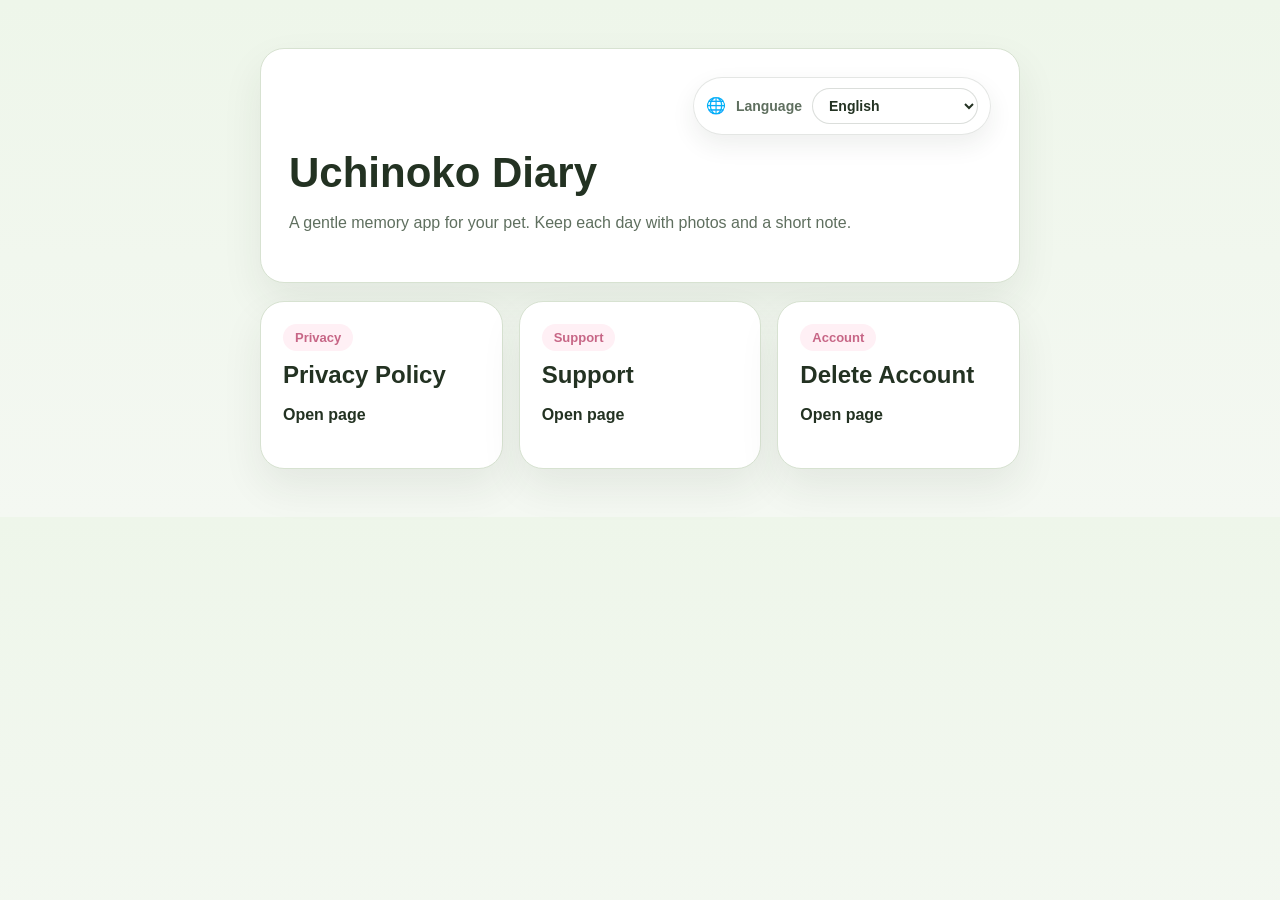
<file: index.html>
<!DOCTYPE html>
<html lang="ja">
  <head>
    <meta charset="UTF-8" />
    <meta name="viewport" content="width=device-width, initial-scale=1.0" />
    <title>うちの子日記</title>
    <link rel="stylesheet" href="./site-language.css" />
    <style>
      :root {
        --bg: #f4f8f2;
        --card: #ffffff;
        --line: #d7e2d1;
        --ink: #233222;
        --sub: #5f6f5f;
        --accent: #c76686;
        --accent-soft: #fff0f5;
      }

      * {
        box-sizing: border-box;
      }

      body {
        margin: 0;
        font-family:
          "Hiragino Sans",
          "Yu Gothic",
          "Noto Sans JP",
          sans-serif;
        background: linear-gradient(180deg, #eef6ea 0%, var(--bg) 100%);
        color: var(--ink);
      }

      .wrap {
        width: min(760px, calc(100% - 32px));
        margin: 48px auto;
      }

      .hero,
      .card {
        background: var(--card);
        border: 1px solid var(--line);
        border-radius: 24px;
        box-shadow: 0 18px 40px rgba(35, 50, 34, 0.08);
      }

      .hero {
        padding: 28px;
        margin-bottom: 18px;
      }

      .hero-tools {
        display: flex;
        justify-content: flex-end;
        margin-bottom: 14px;
      }

      h1,
      h2 {
        margin: 0;
      }

      h1 {
        font-size: clamp(30px, 6vw, 42px);
      }

      p {
        line-height: 1.8;
      }

      .sub {
        color: var(--sub);
        margin-top: 12px;
      }

      .grid {
        display: grid;
        grid-template-columns: repeat(auto-fit, minmax(220px, 1fr));
        gap: 16px;
      }

      .card {
        padding: 22px;
      }

      .tag {
        display: inline-block;
        margin-bottom: 10px;
        padding: 6px 12px;
        border-radius: 999px;
        background: var(--accent-soft);
        color: var(--accent);
        font-weight: 700;
        font-size: 13px;
      }

      a {
        color: inherit;
        text-decoration: none;
      }

      .link {
        margin-top: 12px;
        font-weight: 700;
      }
    </style>
  </head>
  <body>
    <main class="wrap">
      <section class="hero">
        <div class="hero-tools site-tools" data-site-controls></div>
        <h1 data-i18n="heroTitle">うちの子日記</h1>
        <p class="sub" data-i18n="heroSubtitle">
          うちの子との毎日を、写真や短い言葉でやさしく残す思い出アプリです。
        </p>
      </section>

      <section class="grid">
        <a class="card" href="./privacy.html">
          <div class="tag" data-i18n="privacyTag">Privacy</div>
          <h2 data-i18n="privacyTitle">プライバシーポリシー</h2>
          <p class="link" data-i18n="openPage">ページを見る</p>
        </a>

        <a class="card" href="./support.html">
          <div class="tag" data-i18n="supportTag">Support</div>
          <h2 data-i18n="supportTitle">サポート</h2>
          <p class="link" data-i18n="openPage">ページを見る</p>
        </a>

        <a class="card" href="./delete-account.html">
          <div class="tag" data-i18n="accountTag">Account</div>
          <h2 data-i18n="deleteTitle">アカウント削除</h2>
          <p class="link" data-i18n="openPage">ページを見る</p>
        </a>
      </section>
    </main>
    <script src="./site-language.js"></script>
    <script>
      window.UchinokoSiteLanguage.applyPage({
        translations: {
          ja: {
            metaTitle: "うちの子日記",
            heroTitle: "うちの子日記",
            heroSubtitle:
              "うちの子との毎日を、写真や短い言葉でやさしく残す思い出アプリです。",
            privacyTag: "Privacy",
            privacyTitle: "プライバシーポリシー",
            supportTag: "Support",
            supportTitle: "サポート",
            accountTag: "Account",
            deleteTitle: "アカウント削除",
            openPage: "ページを見る",
          },
          en: {
            metaTitle: "Uchinoko Diary",
            heroTitle: "Uchinoko Diary",
            heroSubtitle:
              "A gentle memory app for your pet. Keep each day with photos and a short note.",
            privacyTag: "Privacy",
            privacyTitle: "Privacy Policy",
            supportTag: "Support",
            supportTitle: "Support",
            accountTag: "Account",
            deleteTitle: "Delete Account",
            openPage: "Open page",
          },
          es: {
            metaTitle: "Uchinoko Diary",
            heroTitle: "Uchinoko Diary",
            heroSubtitle:
              "Una app suave para guardar recuerdos de tu compañero con fotos y una nota breve cada día.",
            privacyTag: "Privacidad",
            privacyTitle: "Política de privacidad",
            supportTag: "Soporte",
            supportTitle: "Soporte",
            accountTag: "Cuenta",
            deleteTitle: "Eliminar cuenta",
            openPage: "Abrir página",
          },
          pt: {
            metaTitle: "Uchinoko Diary",
            heroTitle: "Uchinoko Diary",
            heroSubtitle:
              "Um app delicado para guardar memórias do seu companheiro com fotos e uma mensagem curta por dia.",
            privacyTag: "Privacidade",
            privacyTitle: "Política de privacidade",
            supportTag: "Suporte",
            supportTitle: "Suporte",
            accountTag: "Conta",
            deleteTitle: "Excluir conta",
            openPage: "Abrir página",
          },
          zh: {
            metaTitle: "Uchinoko Diary",
            heroTitle: "Uchinoko Diary",
            heroSubtitle:
              "用照片和一句短短的话，温柔记录与你家毛孩子的每一天。",
            privacyTag: "隐私",
            privacyTitle: "隐私政策",
            supportTag: "支持",
            supportTitle: "支持",
            accountTag: "账户",
            deleteTitle: "删除账户",
            openPage: "查看页面",
          },
          ko: {
            metaTitle: "Uchinoko Diary",
            heroTitle: "Uchinoko Diary",
            heroSubtitle:
              "사진과 짧은 한마디로 반려동물과의 매일을 다정하게 남기는 추억 앱입니다.",
            privacyTag: "개인정보",
            privacyTitle: "개인정보 처리방침",
            supportTag: "지원",
            supportTitle: "지원",
            accountTag: "계정",
            deleteTitle: "계정 삭제",
            openPage: "페이지 열기",
          },
          th: {
            metaTitle: "Uchinoko Diary",
            heroTitle: "Uchinoko Diary",
            heroSubtitle:
              "แอปบันทึกความทรงจำแสนละมุน เก็บทุกวันกับน้องด้วยรูปภาพและข้อความสั้น ๆ",
            privacyTag: "ความเป็นส่วนตัว",
            privacyTitle: "นโยบายความเป็นส่วนตัว",
            supportTag: "ช่วยเหลือ",
            supportTitle: "ช่วยเหลือ",
            accountTag: "บัญชี",
            deleteTitle: "ลบบัญชี",
            openPage: "เปิดหน้า",
          },
          id: {
            metaTitle: "Uchinoko Diary",
            heroTitle: "Uchinoko Diary",
            heroSubtitle:
              "Aplikasi kenangan yang lembut untuk hewan kesayanganmu. Simpan setiap hari dengan foto dan catatan singkat.",
            privacyTag: "Privasi",
            privacyTitle: "Kebijakan privasi",
            supportTag: "Bantuan",
            supportTitle: "Bantuan",
            accountTag: "Akun",
            deleteTitle: "Hapus akun",
            openPage: "Buka halaman",
          },
        },
      });
    </script>
  </body>
</html>
</file>
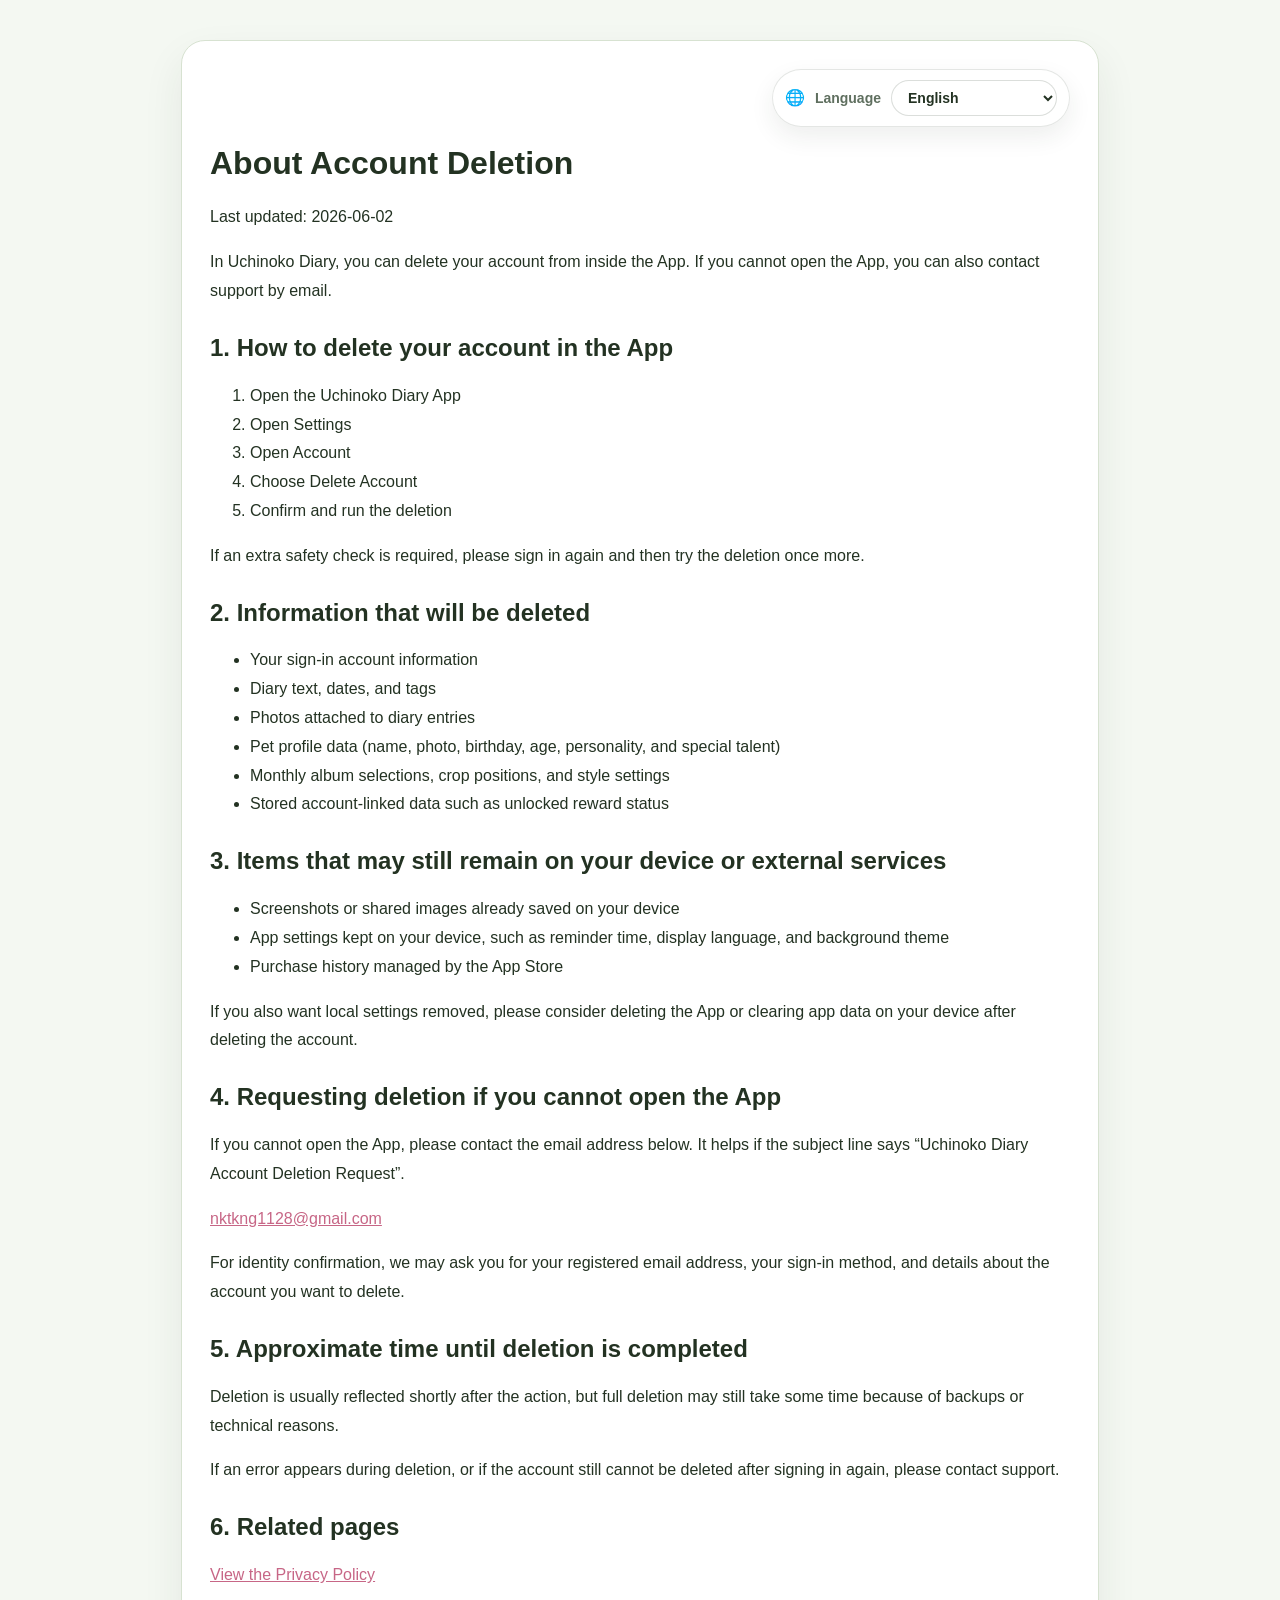
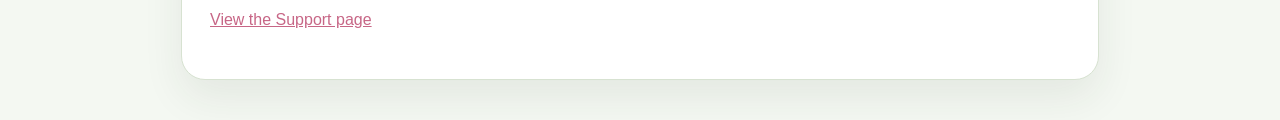
<file: delete-account.html>
<!DOCTYPE html>
<html lang="ja">
  <head>
    <meta charset="UTF-8" />
    <meta name="viewport" content="width=device-width, initial-scale=1.0" />
    <title>アカウント削除 | うちの子日記</title>
    <link rel="stylesheet" href="./site-language.css" />
    <style>
      body {
        margin: 0;
        font-family:
          "Hiragino Sans",
          "Yu Gothic",
          "Noto Sans JP",
          sans-serif;
        background: #f4f8f2;
        color: #233222;
      }

      main {
        width: min(860px, calc(100% - 32px));
        margin: 40px auto;
        background: #fff;
        border: 1px solid #d7e2d1;
        border-radius: 24px;
        padding: 28px;
        box-shadow: 0 18px 40px rgba(35, 50, 34, 0.08);
      }

      h1 {
        margin-top: 0;
      }

      h2 {
        margin-top: 28px;
      }

      p,
      li {
        line-height: 1.8;
      }

      a {
        color: #c76686;
      }
    </style>
  </head>
  <body>
    <main>
      <div class="site-tools" data-site-controls></div>
      <h1 data-i18n="title">アカウント削除について</h1>
      <p data-i18n="updated">最終更新: 2026-06-02</p>
      <p data-i18n="intro">
        うちの子日記では、アプリ内からアカウント削除を行えます。アプリを開けない場合は、サポートメールでもご相談いただけます。
      </p>

      <h2 data-i18n="section1Title">1. アプリ内で削除する方法</h2>
      <ol>
        <li data-i18n="step1">うちの子日記アプリを開く</li>
        <li data-i18n="step2">「設定」を開く</li>
        <li data-i18n="step3">「アカウント」を開く</li>
        <li data-i18n="step4">「アカウントを削除」を選ぶ</li>
        <li data-i18n="step5">確認画面で削除を実行する</li>
      </ol>
      <p data-i18n="stepNote">
        削除時に安全確認が必要な場合は、いったん再ログインしてからもう一度お試しください。
      </p>

      <h2 data-i18n="section2Title">2. 削除される情報</h2>
      <ul>
        <li data-i18n="deleteItem1">ログイン用アカウント情報</li>
        <li data-i18n="deleteItem2">日記本文、日付、タグ</li>
        <li data-i18n="deleteItem3">日記に添付した写真</li>
        <li data-i18n="deleteItem4">
          ペットプロフィール（名前、写真、誕生日、年齢、性格、特技）
        </li>
        <li data-i18n="deleteItem5">
          月ごとのアルバム選択情報、切り取り位置、スタイル設定
        </li>
        <li data-i18n="deleteItem6">
          ごほうびの解放状況など、アカウントに紐づく保存データ
        </li>
      </ul>

      <h2 data-i18n="section3Title">3. 削除後も手元や外部に残る可能性があるもの</h2>
      <ul>
        <li data-i18n="remainItem1">端末に保存済みのスクリーンショットや共有済み画像</li>
        <li data-i18n="remainItem2">
          端末内に保持されるアプリ設定（通知時刻、表示言語、背景テーマなど）
        </li>
        <li data-i18n="remainItem3">App Store 側で管理される購入履歴</li>
      </ul>
      <p data-i18n="remainNote">
        端末内の設定も消したい場合は、アカウント削除後にアプリの削除や端末側のアプリデータ消去をご検討ください。
      </p>

      <h2 data-i18n="section4Title">4. アプリを開けない場合の削除依頼</h2>
      <p data-i18n="mailIntro">
        アプリを開けない場合は、下記メールアドレスまでご連絡ください。件名に「うちの子日記 アカウント削除依頼」とご記載いただくとスムーズです。
      </p>
      <p>
        <a href="mailto:nktkng1128@gmail.com">nktkng1128@gmail.com</a>
      </p>
      <p data-i18n="mailDetails">
        本人確認のため、登録メールアドレス、利用していたログイン方法、削除したいアカウントの情報をお知らせいただく場合があります。
      </p>

      <h2 data-i18n="section5Title">5. 削除完了までの目安</h2>
      <p data-i18n="completionNote">
        通常は削除操作後すみやかに反映されますが、バックアップや技術的事情により完全な削除まで一定期間かかる場合があります。
      </p>
      <p data-i18n="errorNote">
        削除処理中にエラーが表示された場合や、再ログイン後も削除できない場合は、サポートまでご連絡ください。
      </p>

      <h2 data-i18n="section6Title">6. 関連ページ</h2>
      <p><a href="./privacy.html" data-i18n="privacyLink">プライバシーポリシーを見る</a></p>
      <p><a href="./support.html" data-i18n="supportLink">サポートページを見る</a></p>
    </main>
    <script src="./site-language.js"></script>
    <script>
      window.UchinokoSiteLanguage.applyPage({
        translations: {
          ja: {
            metaTitle: "アカウント削除 | うちの子日記",
            title: "アカウント削除について",
            updated: "最終更新: 2026-06-02",
            intro:
              "うちの子日記では、アプリ内からアカウント削除を行えます。アプリを開けない場合は、サポートメールでもご相談いただけます。",
            section1Title: "1. アプリ内で削除する方法",
            step1: "うちの子日記アプリを開く",
            step2: "「設定」を開く",
            step3: "「アカウント」を開く",
            step4: "「アカウントを削除」を選ぶ",
            step5: "確認画面で削除を実行する",
            stepNote:
              "削除時に安全確認が必要な場合は、いったん再ログインしてからもう一度お試しください。",
            section2Title: "2. 削除される情報",
            deleteItem1: "ログイン用アカウント情報",
            deleteItem2: "日記本文、日付、タグ",
            deleteItem3: "日記に添付した写真",
            deleteItem4: "ペットプロフィール（名前、写真、誕生日、年齢、性格、特技）",
            deleteItem5: "月ごとのアルバム選択情報、切り取り位置、スタイル設定",
            deleteItem6: "ごほうびの解放状況など、アカウントに紐づく保存データ",
            section3Title: "3. 削除後も手元や外部に残る可能性があるもの",
            remainItem1: "端末に保存済みのスクリーンショットや共有済み画像",
            remainItem2:
              "端末内に保持されるアプリ設定（通知時刻、表示言語、背景テーマなど）",
            remainItem3: "App Store 側で管理される購入履歴",
            remainNote:
              "端末内の設定も消したい場合は、アカウント削除後にアプリの削除や端末側のアプリデータ消去をご検討ください。",
            section4Title: "4. アプリを開けない場合の削除依頼",
            mailIntro:
              "アプリを開けない場合は、下記メールアドレスまでご連絡ください。件名に「うちの子日記 アカウント削除依頼」とご記載いただくとスムーズです。",
            mailDetails:
              "本人確認のため、登録メールアドレス、利用していたログイン方法、削除したいアカウントの情報をお知らせいただく場合があります。",
            section5Title: "5. 削除完了までの目安",
            completionNote:
              "通常は削除操作後すみやかに反映されますが、バックアップや技術的事情により完全な削除まで一定期間かかる場合があります。",
            errorNote:
              "削除処理中にエラーが表示された場合や、再ログイン後も削除できない場合は、サポートまでご連絡ください。",
            section6Title: "6. 関連ページ",
            privacyLink: "プライバシーポリシーを見る",
            supportLink: "サポートページを見る",
          },
          en: {
            metaTitle: "Delete Account | Uchinoko Diary",
            title: "About Account Deletion",
            updated: "Last updated: 2026-06-02",
            intro:
              "In Uchinoko Diary, you can delete your account from inside the App. If you cannot open the App, you can also contact support by email.",
            section1Title: "1. How to delete your account in the App",
            step1: "Open the Uchinoko Diary App",
            step2: "Open Settings",
            step3: "Open Account",
            step4: "Choose Delete Account",
            step5: "Confirm and run the deletion",
            stepNote:
              "If an extra safety check is required, please sign in again and then try the deletion once more.",
            section2Title: "2. Information that will be deleted",
            deleteItem1: "Your sign-in account information",
            deleteItem2: "Diary text, dates, and tags",
            deleteItem3: "Photos attached to diary entries",
            deleteItem4:
              "Pet profile data (name, photo, birthday, age, personality, and special talent)",
            deleteItem5:
              "Monthly album selections, crop positions, and style settings",
            deleteItem6:
              "Stored account-linked data such as unlocked reward status",
            section3Title:
              "3. Items that may still remain on your device or external services",
            remainItem1: "Screenshots or shared images already saved on your device",
            remainItem2:
              "App settings kept on your device, such as reminder time, display language, and background theme",
            remainItem3: "Purchase history managed by the App Store",
            remainNote:
              "If you also want local settings removed, please consider deleting the App or clearing app data on your device after deleting the account.",
            section4Title:
              "4. Requesting deletion if you cannot open the App",
            mailIntro:
              "If you cannot open the App, please contact the email address below. It helps if the subject line says “Uchinoko Diary Account Deletion Request”.",
            mailDetails:
              "For identity confirmation, we may ask you for your registered email address, your sign-in method, and details about the account you want to delete.",
            section5Title: "5. Approximate time until deletion is completed",
            completionNote:
              "Deletion is usually reflected shortly after the action, but full deletion may still take some time because of backups or technical reasons.",
            errorNote:
              "If an error appears during deletion, or if the account still cannot be deleted after signing in again, please contact support.",
            section6Title: "6. Related pages",
            privacyLink: "View the Privacy Policy",
            supportLink: "View the Support page",
          },
          es: {
            metaTitle: "Eliminar cuenta | Uchinoko Diary",
            title: "Sobre la eliminación de la cuenta",
            updated: "Última actualización: 2026-06-02",
            intro:
              "En Uchinoko Diary puedes eliminar tu cuenta desde la propia App. Si no puedes abrir la App, también puedes contactar con soporte por correo.",
            section1Title: "1. Cómo eliminar tu cuenta en la App",
            step1: "Abre la App Uchinoko Diary",
            step2: "Abre Ajustes",
            step3: "Abre Cuenta",
            step4: "Selecciona Eliminar cuenta",
            step5: "Confirma y ejecuta la eliminación",
            stepNote:
              "Si se requiere una comprobación adicional de seguridad, vuelve a iniciar sesión y prueba de nuevo.",
            section2Title: "2. Información que se eliminará",
            deleteItem1: "La información de tu cuenta de inicio de sesión",
            deleteItem2: "Texto del diario, fechas y etiquetas",
            deleteItem3: "Fotos adjuntas a las entradas del diario",
            deleteItem4:
              "Datos del perfil de la mascota (nombre, foto, cumpleaños, edad, personalidad y habilidad especial)",
            deleteItem5:
              "Selecciones mensuales del álbum, posiciones de recorte y ajustes de estilo",
            deleteItem6:
              "Datos guardados vinculados a la cuenta, como el estado de recompensas desbloqueadas",
            section3Title:
              "3. Elementos que pueden seguir quedando en tu dispositivo o en servicios externos",
            remainItem1:
              "Capturas de pantalla o imágenes compartidas que ya estén guardadas en tu dispositivo",
            remainItem2:
              "Ajustes de la App guardados en tu dispositivo, como la hora del recordatorio, el idioma de visualización y el tema de fondo",
            remainItem3: "Historial de compras gestionado por la App Store",
            remainNote:
              "Si también quieres borrar los ajustes locales, considera eliminar la App o borrar sus datos del dispositivo después de eliminar la cuenta.",
            section4Title:
              "4. Solicitar la eliminación si no puedes abrir la App",
            mailIntro:
              "Si no puedes abrir la App, contacta con la dirección de correo que aparece abajo. Ayuda que el asunto diga “Solicitud de eliminación de cuenta de Uchinoko Diary”.",
            mailDetails:
              "Para confirmar tu identidad, es posible que te pidamos el correo registrado, el método de inicio de sesión y datos de la cuenta que deseas eliminar.",
            section5Title: "5. Tiempo aproximado hasta que se complete la eliminación",
            completionNote:
              "La eliminación suele reflejarse poco después de realizarla, pero la eliminación completa puede tardar algo más por copias de seguridad o motivos técnicos.",
            errorNote:
              "Si aparece un error durante la eliminación o no puedes eliminar la cuenta incluso después de volver a iniciar sesión, ponte en contacto con soporte.",
            section6Title: "6. Páginas relacionadas",
            privacyLink: "Ver la Política de privacidad",
            supportLink: "Ver la página de soporte",
          },
          pt: {
            metaTitle: "Excluir conta | Uchinoko Diary",
            title: "Sobre a exclusão da conta",
            updated: "Última atualização: 2026-06-02",
            intro:
              "No Uchinoko Diary, você pode excluir sua conta dentro do próprio App. Se não conseguir abrir o App, também pode entrar em contato com o suporte por e-mail.",
            section1Title: "1. Como excluir sua conta no App",
            step1: "Abra o App Uchinoko Diary",
            step2: "Abra Configurações",
            step3: "Abra Conta",
            step4: "Escolha Excluir conta",
            step5: "Confirme e execute a exclusão",
            stepNote:
              "Se for necessária uma verificação extra de segurança, faça login novamente e depois tente excluir mais uma vez.",
            section2Title: "2. Informações que serão excluídas",
            deleteItem1: "As informações da sua conta de login",
            deleteItem2: "Texto do diário, datas e tags",
            deleteItem3: "Fotos anexadas às entradas do diário",
            deleteItem4:
              "Dados do perfil do pet (nome, foto, aniversário, idade, personalidade e talento especial)",
            deleteItem5:
              "Seleções mensais do álbum, posições de recorte e configurações de estilo",
            deleteItem6:
              "Dados salvos vinculados à conta, como o status de recompensas desbloqueadas",
            section3Title:
              "3. Itens que ainda podem permanecer no seu dispositivo ou em serviços externos",
            remainItem1:
              "Capturas de tela ou imagens compartilhadas já salvas no seu dispositivo",
            remainItem2:
              "Configurações do App mantidas no seu dispositivo, como horário do lembrete, idioma de exibição e tema de fundo",
            remainItem3: "Histórico de compras gerenciado pela App Store",
            remainNote:
              "Se você também quiser remover as configurações locais, considere apagar o App ou limpar os dados do aplicativo no dispositivo depois de excluir a conta.",
            section4Title:
              "4. Solicitar exclusão se você não conseguir abrir o App",
            mailIntro:
              "Se você não conseguir abrir o App, entre em contato pelo e-mail abaixo. Ajuda colocar no assunto “Solicitação de exclusão de conta do Uchinoko Diary”.",
            mailDetails:
              "Para confirmar sua identidade, poderemos pedir o e-mail cadastrado, o método de login utilizado e dados sobre a conta que você deseja excluir.",
            section5Title: "5. Prazo aproximado para a exclusão ser concluída",
            completionNote:
              "A exclusão costuma ser refletida logo após a ação, mas a remoção completa ainda pode levar algum tempo por causa de backups ou motivos técnicos.",
            errorNote:
              "Se aparecer um erro durante a exclusão, ou se a conta ainda não puder ser excluída mesmo após fazer login novamente, entre em contato com o suporte.",
            section6Title: "6. Páginas relacionadas",
            privacyLink: "Ver a Política de privacidade",
            supportLink: "Ver a página de suporte",
          },
          zh: {
            metaTitle: "删除账户 | Uchinoko Diary",
            title: "关于删除账户",
            updated: "最后更新：2026-06-02",
            intro:
              "在 Uchinoko Diary 中，你可以在应用内删除账户。如果无法打开应用，也可以通过邮件联系支持。",
            section1Title: "1. 在应用内删除账户的方法",
            step1: "打开 Uchinoko Diary 应用",
            step2: "打开“设置”",
            step3: "打开“账户”",
            step4: "选择“删除账户”",
            step5: "在确认画面中执行删除",
            stepNote:
              "如果删除时需要额外的安全确认，请先重新登录后再试一次。",
            section2Title: "2. 会被删除的信息",
            deleteItem1: "你的登录账户信息",
            deleteItem2: "日记正文、日期和标签",
            deleteItem3: "附加在日记中的照片",
            deleteItem4: "宠物资料数据（姓名、照片、生日、年龄、性格和特长）",
            deleteItem5: "每月相册选择、裁剪位置和样式设置",
            deleteItem6: "与账户关联的已保存数据，例如奖励解锁状态",
            section3Title: "3. 删除后仍可能保留在设备或外部服务中的内容",
            remainItem1: "已保存在设备中的截图或已分享的图片",
            remainItem2: "保存在设备中的应用设置，例如提醒时间、显示语言和背景主题",
            remainItem3: "由 App Store 管理的购买记录",
            remainNote:
              "如果你也希望删除本地设置，请在删除账户后考虑卸载应用或清除设备上的应用数据。",
            section4Title: "4. 无法打开应用时申请删除",
            mailIntro:
              "如果你无法打开应用，请联系下方邮箱。邮件主题写成“Uchinoko Diary 账户删除申请”会更方便处理。",
            mailDetails:
              "为了确认本人身份，我们可能会要求你提供注册邮箱、登录方式，以及想要删除的账户信息。",
            section5Title: "5. 删除完成的大致时间",
            completionNote:
              "删除操作通常会很快反映，但由于备份或技术原因，完全删除可能还需要一些时间。",
            errorNote:
              "如果删除过程中出现错误，或重新登录后仍无法删除账户，请联系支持。",
            section6Title: "6. 相关页面",
            privacyLink: "查看隐私政策",
            supportLink: "查看支持页面",
          },
          ko: {
            metaTitle: "계정 삭제 | Uchinoko Diary",
            title: "계정 삭제에 대해",
            updated: "마지막 업데이트: 2026-06-02",
            intro:
              "Uchinoko Diary에서는 앱 안에서 계정을 삭제할 수 있어요. 앱을 열 수 없는 경우에는 이메일로 지원팀에 문의할 수도 있어요.",
            section1Title: "1. 앱 안에서 계정을 삭제하는 방법",
            step1: "Uchinoko Diary 앱을 엽니다",
            step2: "설정을 엽니다",
            step3: "계정을 엽니다",
            step4: "계정 삭제를 선택합니다",
            step5: "확인 화면에서 삭제를 실행합니다",
            stepNote:
              "삭제 시 추가 안전 확인이 필요하면 다시 로그인한 뒤 한 번 더 시도해 주세요.",
            section2Title: "2. 삭제되는 정보",
            deleteItem1: "로그인 계정 정보",
            deleteItem2: "일기 본문, 날짜, 태그",
            deleteItem3: "일기에 첨부한 사진",
            deleteItem4: "반려동물 프로필 데이터(이름, 사진, 생일, 나이, 성격, 특기)",
            deleteItem5: "월별 앨범 선택, 자르기 위치, 스타일 설정",
            deleteItem6: "해제된 보상 상태 등 계정과 연결된 저장 데이터",
            section3Title: "3. 삭제 후에도 기기나 외부 서비스에 남을 수 있는 항목",
            remainItem1: "기기에 이미 저장된 스크린샷이나 공유된 이미지",
            remainItem2: "리마인더 시간, 표시 언어, 배경 테마 등 기기에 남아 있는 앱 설정",
            remainItem3: "App Store에서 관리하는 구매 기록",
            remainNote:
              "로컬 설정까지 지우고 싶다면 계정 삭제 후 앱 삭제 또는 기기에서 앱 데이터 삭제를 고려해 주세요.",
            section4Title: "4. 앱을 열 수 없을 때 삭제 요청하기",
            mailIntro:
              "앱을 열 수 없다면 아래 이메일 주소로 문의해 주세요. 제목에 “Uchinoko Diary 계정 삭제 요청”이라고 적어 주시면 더 원활해요.",
            mailDetails:
              "본인 확인을 위해 등록 이메일, 사용한 로그인 방법, 삭제하려는 계정 정보를 요청드릴 수 있어요.",
            section5Title: "5. 삭제 완료까지의 예상 시간",
            completionNote:
              "삭제는 보통 실행 후 곧 반영되지만, 백업이나 기술적 이유로 완전 삭제에는 시간이 더 걸릴 수 있어요.",
            errorNote:
              "삭제 중 오류가 표시되거나 다시 로그인한 뒤에도 계정을 삭제할 수 없다면 지원팀에 문의해 주세요.",
            section6Title: "6. 관련 페이지",
            privacyLink: "개인정보 처리방침 보기",
            supportLink: "지원 페이지 보기",
          },
          th: {
            metaTitle: "ลบบัญชี | Uchinoko Diary",
            title: "เกี่ยวกับการลบบัญชี",
            updated: "อัปเดตล่าสุด: 2026-06-02",
            intro:
              "ใน Uchinoko Diary คุณสามารถลบบัญชีได้จากภายในแอป หากเปิดแอปไม่ได้ คุณสามารถติดต่อฝ่ายช่วยเหลือทางอีเมลได้เช่นกัน",
            section1Title: "1. วิธีลบบัญชีในแอป",
            step1: "เปิดแอป Uchinoko Diary",
            step2: "เปิดการตั้งค่า",
            step3: "เปิดเมนูบัญชี",
            step4: "เลือก ลบบัญชี",
            step5: "ยืนยันและดำเนินการลบ",
            stepNote:
              "หากต้องมีการยืนยันความปลอดภัยเพิ่มเติม โปรดเข้าสู่ระบบอีกครั้งแล้วลองลบใหม่",
            section2Title: "2. ข้อมูลที่จะถูกลบ",
            deleteItem1: "ข้อมูลบัญชีสำหรับเข้าสู่ระบบของคุณ",
            deleteItem2: "ข้อความไดอารี วันที่ และแท็ก",
            deleteItem3: "รูปภาพที่แนบกับรายการไดอารี",
            deleteItem4: "ข้อมูลโปรไฟล์สัตว์เลี้ยง (ชื่อ รูป วันเกิด อายุ นิสัย และความสามารถพิเศษ)",
            deleteItem5: "การเลือกอัลบั้มรายเดือน ตำแหน่งการครอป และการตั้งค่าสไตล์",
            deleteItem6: "ข้อมูลที่ผูกกับบัญชี เช่น สถานะการปลดล็อกรางวัล",
            section3Title: "3. สิ่งที่อาจยังคงอยู่ในอุปกรณ์หรือบริการภายนอก",
            remainItem1: "ภาพหน้าจอหรือรูปภาพที่แชร์แล้วซึ่งบันทึกไว้ในอุปกรณ์",
            remainItem2:
              "การตั้งค่าแอปที่ยังเก็บอยู่ในอุปกรณ์ เช่น เวลาเตือน ภาษาที่แสดง และธีมพื้นหลัง",
            remainItem3: "ประวัติการซื้อที่จัดการโดย App Store",
            remainNote:
              "หากต้องการลบการตั้งค่าในเครื่องด้วย โปรดพิจารณาลบแอปหรือเคลียร์ข้อมูลแอปในอุปกรณ์หลังจากลบบัญชีแล้ว",
            section4Title: "4. ขอให้ลบบัญชีเมื่อเปิดแอปไม่ได้",
            mailIntro:
              "หากคุณเปิดแอปไม่ได้ โปรดติดต่อที่อีเมลด้านล่าง จะช่วยให้ดำเนินการง่ายขึ้นหากใส่หัวข้อว่า “Uchinoko Diary Account Deletion Request”",
            mailDetails:
              "เพื่อยืนยันตัวตน เราอาจขออีเมลที่ลงทะเบียน วิธีเข้าสู่ระบบ และข้อมูลบัญชีที่คุณต้องการลบ",
            section5Title: "5. ระยะเวลาโดยประมาณจนกว่าการลบจะเสร็จสิ้น",
            completionNote:
              "โดยปกติการลบจะมีผลไม่นานหลังจากดำเนินการ แต่การลบทั้งหมดอาจยังใช้เวลาเพิ่มเติมเนื่องจากการสำรองข้อมูลหรือเหตุผลทางเทคนิค",
            errorNote:
              "หากมีข้อผิดพลาดระหว่างการลบ หรือหากยังลบบัญชีไม่ได้แม้เข้าสู่ระบบใหม่แล้ว โปรดติดต่อฝ่ายช่วยเหลือ",
            section6Title: "6. หน้าที่เกี่ยวข้อง",
            privacyLink: "ดูนโยบายความเป็นส่วนตัว",
            supportLink: "ดูหน้าช่วยเหลือ",
          },
          id: {
            metaTitle: "Hapus akun | Uchinoko Diary",
            title: "Tentang penghapusan akun",
            updated: "Terakhir diperbarui: 2026-06-02",
            intro:
              "Di Uchinoko Diary, kamu bisa menghapus akun dari dalam Aplikasi. Jika kamu tidak bisa membuka Aplikasi, kamu juga bisa menghubungi dukungan lewat email.",
            section1Title: "1. Cara menghapus akun di dalam Aplikasi",
            step1: "Buka Aplikasi Uchinoko Diary",
            step2: "Buka Pengaturan",
            step3: "Buka Akun",
            step4: "Pilih Hapus akun",
            step5: "Konfirmasi lalu jalankan penghapusan",
            stepNote:
              "Jika diperlukan pemeriksaan keamanan tambahan, silakan masuk lagi lalu coba penghapusan sekali lagi.",
            section2Title: "2. Informasi yang akan dihapus",
            deleteItem1: "Informasi akun loginmu",
            deleteItem2: "Teks jurnal, tanggal, dan tag",
            deleteItem3: "Foto yang dilampirkan ke entri jurnal",
            deleteItem4:
              "Data profil hewan peliharaan (nama, foto, ulang tahun, usia, kepribadian, dan bakat khusus)",
            deleteItem5:
              "Pilihan album bulanan, posisi crop, dan pengaturan gaya",
            deleteItem6:
              "Data tersimpan yang terhubung ke akun, seperti status hadiah yang sudah terbuka",
            section3Title:
              "3. Hal yang mungkin masih tersisa di perangkatmu atau layanan eksternal",
            remainItem1: "Screenshot atau gambar yang sudah dibagikan dan tersimpan di perangkatmu",
            remainItem2:
              "Pengaturan aplikasi yang tetap ada di perangkat, seperti waktu pengingat, bahasa tampilan, dan tema latar",
            remainItem3: "Riwayat pembelian yang dikelola oleh App Store",
            remainNote:
              "Jika kamu juga ingin menghapus pengaturan lokal, pertimbangkan untuk menghapus Aplikasi atau membersihkan data aplikasi di perangkat setelah akun dihapus.",
            section4Title:
              "4. Meminta penghapusan jika kamu tidak bisa membuka Aplikasi",
            mailIntro:
              "Jika kamu tidak bisa membuka Aplikasi, silakan hubungi alamat email di bawah. Akan lebih membantu jika subjek email berisi “Uchinoko Diary Account Deletion Request”.",
            mailDetails:
              "Untuk konfirmasi identitas, kami mungkin meminta alamat email terdaftar, metode login yang digunakan, dan detail akun yang ingin kamu hapus.",
            section5Title: "5. Perkiraan waktu sampai penghapusan selesai",
            completionNote:
              "Penghapusan biasanya tercermin segera setelah tindakan dilakukan, tetapi penghapusan penuh mungkin masih membutuhkan waktu karena cadangan atau alasan teknis.",
            errorNote:
              "Jika muncul kesalahan saat penghapusan, atau akun masih tidak bisa dihapus setelah masuk lagi, silakan hubungi dukungan.",
            section6Title: "6. Halaman terkait",
            privacyLink: "Lihat Kebijakan privasi",
            supportLink: "Lihat halaman bantuan",
          },
        },
      });
    </script>
  </body>
</html>
</file>
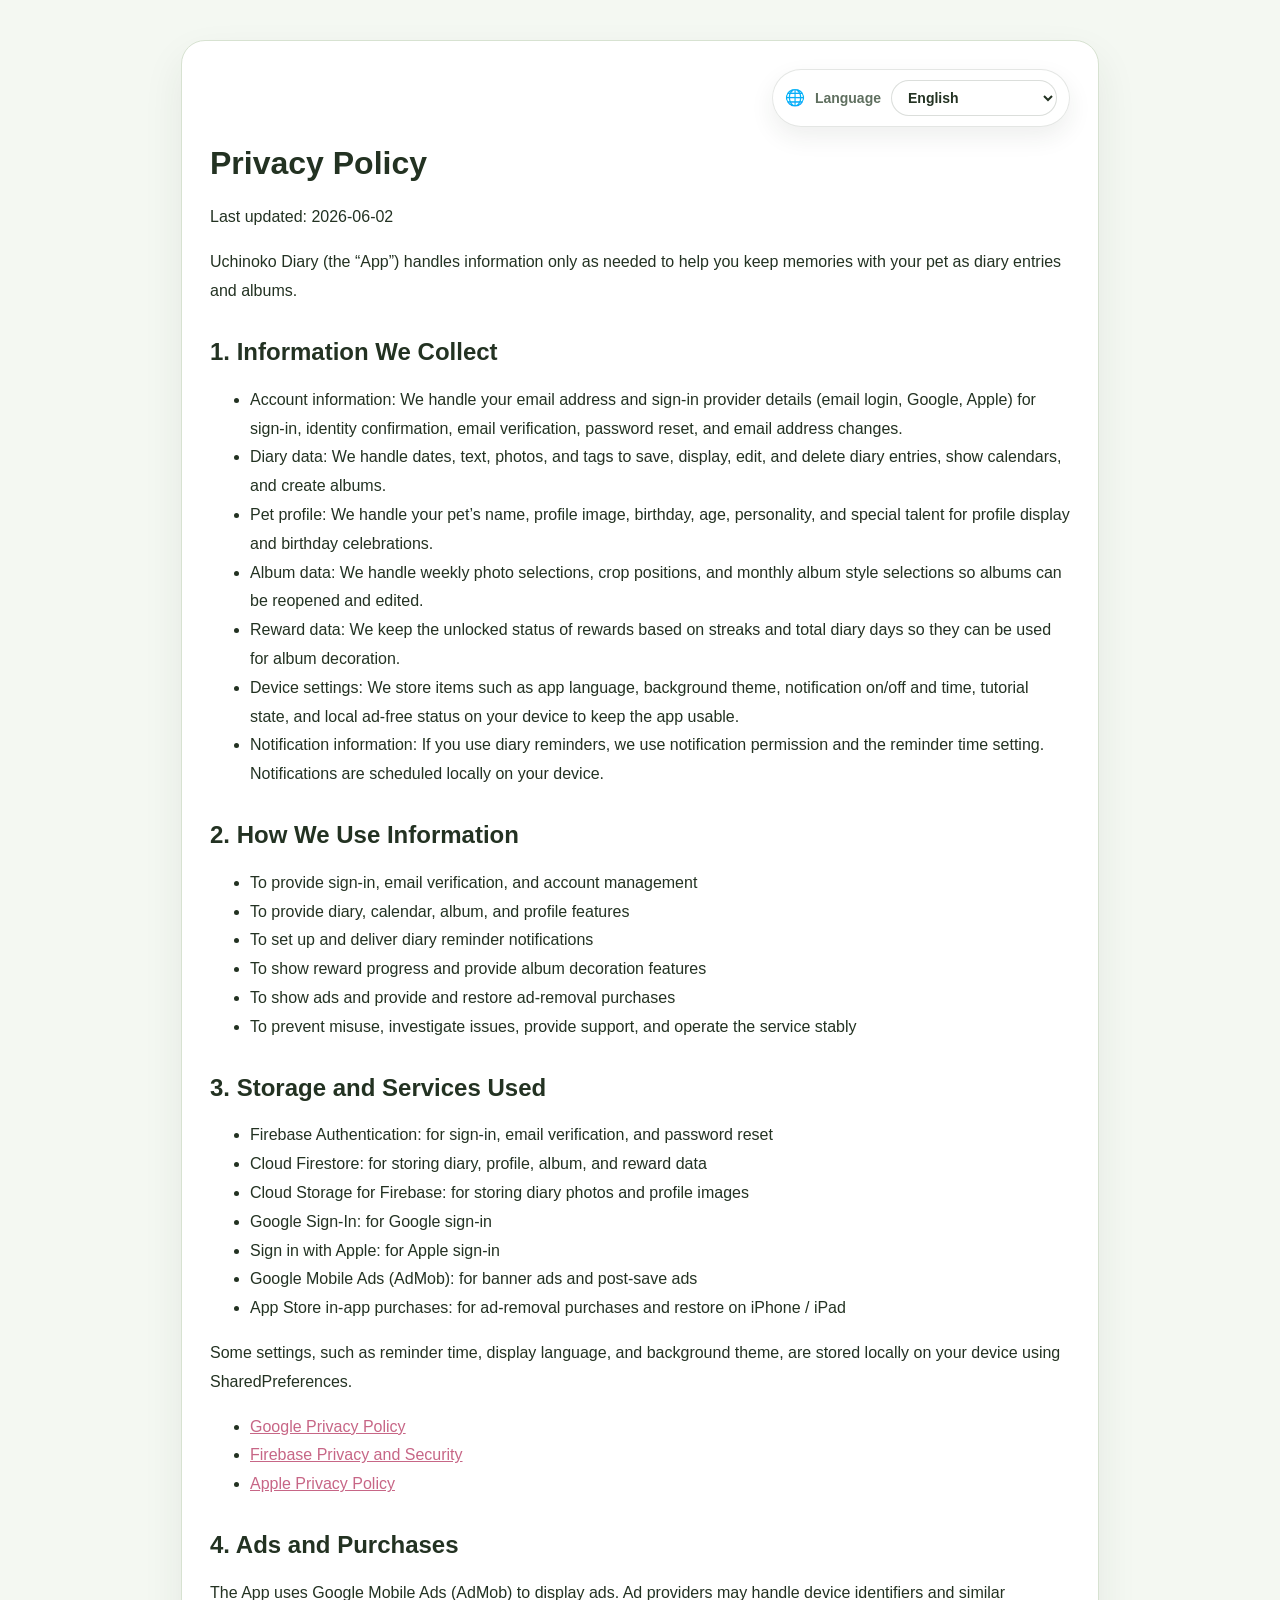
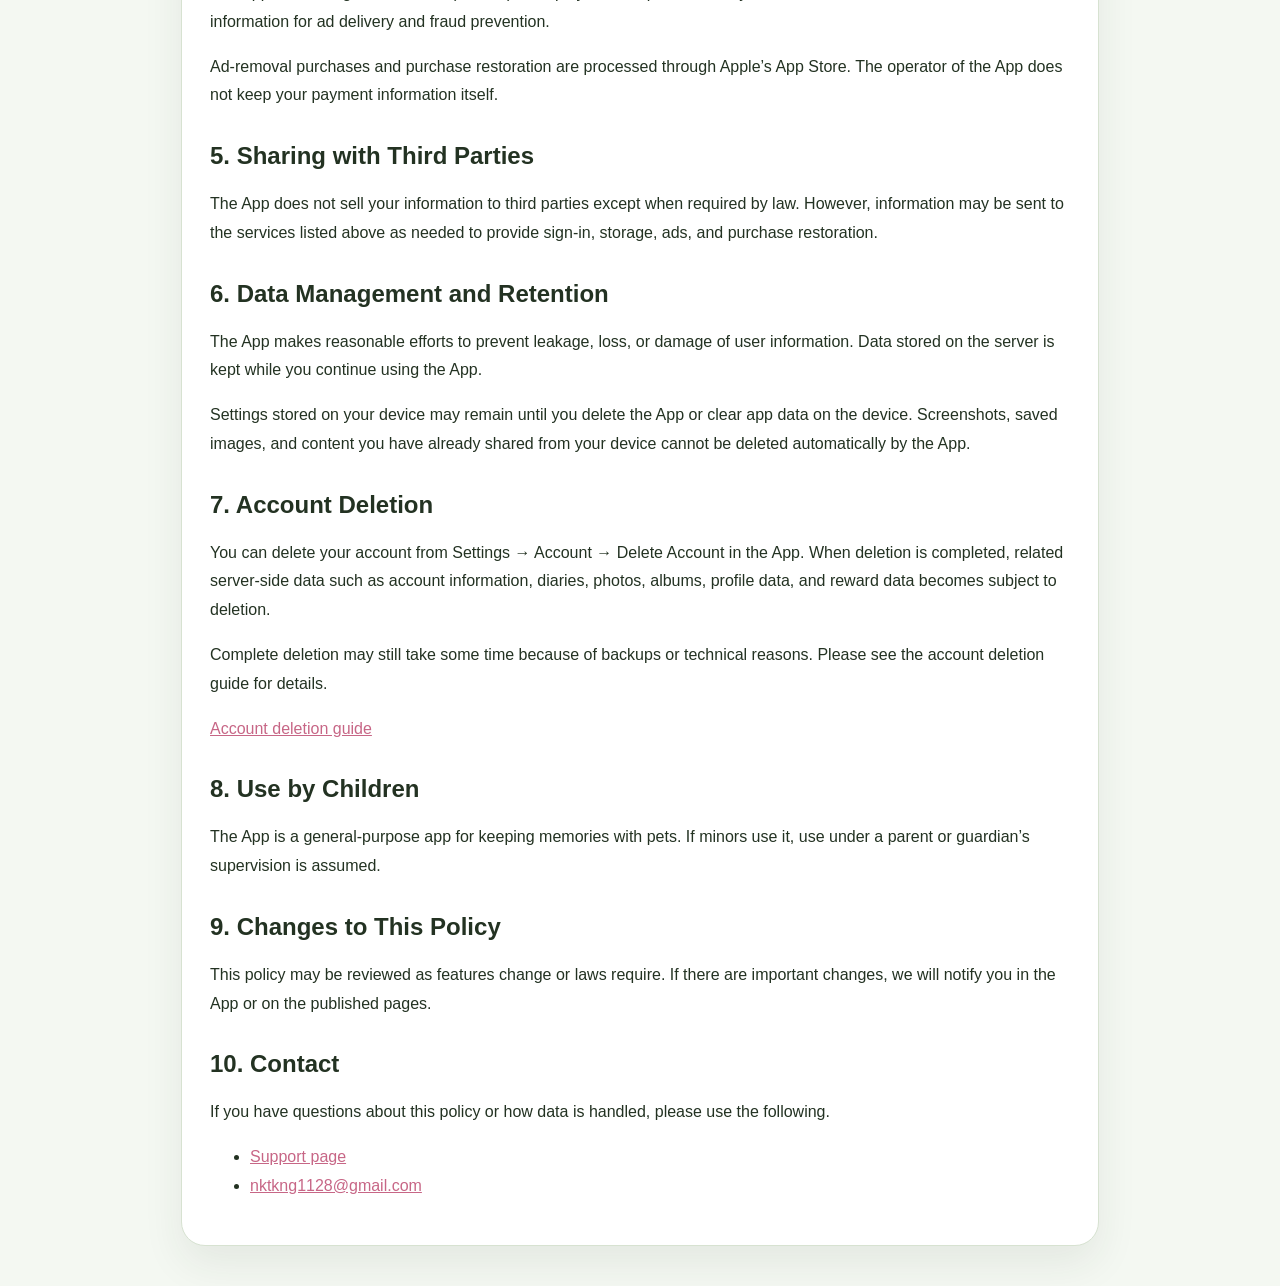
<file: privacy.html>
<!DOCTYPE html>
<html lang="ja">
  <head>
    <meta charset="UTF-8" />
    <meta name="viewport" content="width=device-width, initial-scale=1.0" />
    <title>プライバシーポリシー | うちの子日記</title>
    <link rel="stylesheet" href="./site-language.css" />
    <style>
      body {
        margin: 0;
        font-family:
          "Hiragino Sans",
          "Yu Gothic",
          "Noto Sans JP",
          sans-serif;
        background: #f4f8f2;
        color: #233222;
      }

      main {
        width: min(860px, calc(100% - 32px));
        margin: 40px auto;
        background: #fff;
        border: 1px solid #d7e2d1;
        border-radius: 24px;
        padding: 28px;
        box-shadow: 0 18px 40px rgba(35, 50, 34, 0.08);
      }

      h1 {
        margin-top: 0;
      }

      h2 {
        margin-top: 32px;
      }

      p,
      li {
        line-height: 1.8;
      }

      a {
        color: #c76686;
      }
    </style>
  </head>
  <body>
    <main>
      <div class="site-tools" data-site-controls></div>
      <h1 data-i18n="title">プライバシーポリシー</h1>
      <p data-i18n="updated">最終更新: 2026-06-02</p>
      <p data-i18n="intro">
        うちの子日記（以下「本アプリ」）は、ペットとの思い出を記録し、日記やアルバムとして残せるようにするため、必要な範囲で情報を取り扱います。
      </p>

      <h2 data-i18n="section1Title">1. 取得する情報</h2>
      <ul>
        <li data-i18n="collectAccount">
          アカウント情報 : メールアドレス、認証に利用したプロバイダ情報（メールログイン、Google、Apple）を、ログイン、本人確認、メール認証、パスワード再設定、メールアドレス変更のために取り扱います。
        </li>
        <li data-i18n="collectDiary">
          日記データ : 日付、本文、写真、タグを、日記の保存、表示、編集、削除、カレンダー表示、アルバム作成のために取り扱います。
        </li>
        <li data-i18n="collectProfile">
          ペットプロフィール : 名前、プロフィール画像、誕生日、年齢、性格、特技を、プロフィール表示や誕生日演出のために取り扱います。
        </li>
        <li data-i18n="collectAlbum">
          アルバムデータ : 週ごとの写真選択、切り取り位置、月ごとのアルバムスタイル選択情報を、アルバム画面の再表示や編集のために取り扱います。
        </li>
        <li data-i18n="collectReward">
          ごほうび情報 : 連続記録や累計記録に応じたごほうびの解放状況を、アルバム装飾機能で使える状態として保持します。
        </li>
        <li data-i18n="collectDevice">
          端末内の設定情報 : アプリの表示言語、背景テーマ、通知オンオフと通知時刻、チュートリアル表示状態、広告非表示の端末内状態などを、使い勝手を保つために端末内へ保存します。
        </li>
        <li data-i18n="collectNotification">
          通知に関する情報 : 日記リマインドを利用する場合、通知権限と通知時刻設定を利用します。通知そのものは端末上でローカルにスケジュールされます。
        </li>
      </ul>

      <h2 data-i18n="section2Title">2. 情報の利用目的</h2>
      <ul>
        <li data-i18n="purposeAuth">ログイン機能、メール認証、アカウント管理の提供</li>
        <li data-i18n="purposeFeatures">
          日記、カレンダー、アルバム、プロフィール機能の提供
        </li>
        <li data-i18n="purposeReminder">日記リマインド通知の設定と配信</li>
        <li data-i18n="purposeRewards">
          ごほうび解放状況の表示とアルバム装飾機能の提供
        </li>
        <li data-i18n="purposeAds">広告表示および広告非表示購入の提供と復元</li>
        <li data-i18n="purposeOps">
          不正利用防止、障害調査、サポート対応、サービスの安定運用
        </li>
      </ul>

      <h2 data-i18n="section3Title">3. 保存先と利用サービス</h2>
      <ul>
        <li data-i18n="serviceAuth">
          Firebase Authentication : ログイン認証、メール認証、パスワード再設定のため
        </li>
        <li data-i18n="serviceFirestore">
          Cloud Firestore : 日記、プロフィール、アルバム、ごほうび情報の保存のため
        </li>
        <li data-i18n="serviceStorage">
          Cloud Storage for Firebase : 日記写真とプロフィール画像の保存のため
        </li>
        <li data-i18n="serviceGoogle">Google Sign-In : Google ログイン機能のため</li>
        <li data-i18n="serviceApple">Sign in with Apple : Apple ログイン機能のため</li>
        <li data-i18n="serviceAds">
          Google Mobile Ads（AdMob）: バナー広告および保存後広告の表示のため
        </li>
        <li data-i18n="serviceStore">
          App Store のアプリ内課金 : iPhone / iPad 版の広告削除購入および復元のため
        </li>
      </ul>
      <p data-i18n="localStorageNote">
        日記リマインドの時刻、表示言語、背景テーマなど一部の設定は、SharedPreferences を利用して端末内に保存されます。
      </p>
      <ul>
        <li><a href="https://policies.google.com/privacy">Google Privacy Policy</a></li>
        <li><a href="https://firebase.google.com/support/privacy">Firebase Privacy and Security</a></li>
        <li><a href="https://www.apple.com/legal/privacy/">Apple Privacy Policy</a></li>
      </ul>

      <h2 data-i18n="section4Title">4. 広告と課金について</h2>
      <p data-i18n="adsBody1">
        本アプリは広告表示のために Google Mobile Ads（AdMob）を利用しています。広告配信事業者は、広告配信や不正防止のために端末識別子等を取り扱う場合があります。
      </p>
      <p data-i18n="adsBody2">
        広告削除の購入および購入履歴の復元は、Apple の App Store を通じて処理されます。決済情報そのものを本アプリ運営者が保持することはありません。
      </p>

      <h2 data-i18n="section5Title">5. 情報の第三者提供</h2>
      <p data-i18n="sharingBody">
        本アプリは、法令に基づく場合を除き、ユーザーの情報を第三者へ販売しません。ただし、ログイン、保存、広告表示、課金復元など本アプリの機能提供に必要な範囲で、上記の外部サービスへ情報が送信されることがあります。
      </p>

      <h2 data-i18n="section6Title">6. 情報の管理と保存期間</h2>
      <p data-i18n="managementBody">
        本アプリは、漏えい、滅失、毀損を防ぐため、合理的な範囲で安全管理に努めます。サーバーに保存されたデータは、ユーザーが利用を続けるあいだ保持されます。
      </p>
      <p data-i18n="managementDeviceBody">
        端末内の設定情報は、アプリを削除するか、端末側でアプリデータを消去するまで残る場合があります。ユーザー自身が撮影したスクリーンショットや、端末に保存済みの画像・共有済みデータは、本アプリから自動削除できません。
      </p>

      <h2 data-i18n="section7Title">7. アカウント削除</h2>
      <p data-i18n="deleteBody1">
        ユーザーは、アプリ内の「設定」→「アカウント」→「アカウントを削除」から退会できます。削除が完了すると、アカウント情報、日記、写真、アルバム、プロフィール、ごほうび情報など、サーバー上の関連データは削除対象になります。
      </p>
      <p data-i18n="deleteBody2">
        ただし、バックアップや技術的事情により完全な削除まで一定期間かかる場合があります。詳しくはアカウント削除ガイドをご確認ください。
      </p>
      <p><a href="./delete-account.html" data-i18n="deleteGuideLink">アカウント削除ガイド</a></p>

      <h2 data-i18n="section8Title">8. 子どもの利用について</h2>
      <p data-i18n="childrenBody">
        本アプリは、ペットとの思い出記録を目的とした一般向けアプリです。未成年の方が利用する場合は、保護者の管理のもとでの利用を想定しています。
      </p>

      <h2 data-i18n="section9Title">9. ポリシーの変更</h2>
      <p data-i18n="changesBody">
        本ポリシーは、機能追加や法令対応のために見直されることがあります。重要な変更がある場合は、アプリまたは公開ページ上でお知らせします。
      </p>

      <h2 data-i18n="section10Title">10. お問い合わせ</h2>
      <p data-i18n="contactBody">
        本ポリシーやデータの取り扱いについてのお問い合わせは、以下をご利用ください。
      </p>
      <ul>
        <li><a href="./support.html" data-i18n="supportPageLink">サポートページ</a></li>
        <li><a href="mailto:nktkng1128@gmail.com">nktkng1128@gmail.com</a></li>
      </ul>
    </main>
    <script src="./site-language.js"></script>
    <script>
      window.UchinokoSiteLanguage.applyPage({
        translations: {
          ja: {
            metaTitle: "プライバシーポリシー | うちの子日記",
            title: "プライバシーポリシー",
            updated: "最終更新: 2026-06-02",
            intro:
              "うちの子日記（以下「本アプリ」）は、ペットとの思い出を記録し、日記やアルバムとして残せるようにするため、必要な範囲で情報を取り扱います。",
            section1Title: "1. 取得する情報",
            collectAccount:
              "アカウント情報 : メールアドレス、認証に利用したプロバイダ情報（メールログイン、Google、Apple）を、ログイン、本人確認、メール認証、パスワード再設定、メールアドレス変更のために取り扱います。",
            collectDiary:
              "日記データ : 日付、本文、写真、タグを、日記の保存、表示、編集、削除、カレンダー表示、アルバム作成のために取り扱います。",
            collectProfile:
              "ペットプロフィール : 名前、プロフィール画像、誕生日、年齢、性格、特技を、プロフィール表示や誕生日演出のために取り扱います。",
            collectAlbum:
              "アルバムデータ : 週ごとの写真選択、切り取り位置、月ごとのアルバムスタイル選択情報を、アルバム画面の再表示や編集のために取り扱います。",
            collectReward:
              "ごほうび情報 : 連続記録や累計記録に応じたごほうびの解放状況を、アルバム装飾機能で使える状態として保持します。",
            collectDevice:
              "端末内の設定情報 : アプリの表示言語、背景テーマ、通知オンオフと通知時刻、チュートリアル表示状態、広告非表示の端末内状態などを、使い勝手を保つために端末内へ保存します。",
            collectNotification:
              "通知に関する情報 : 日記リマインドを利用する場合、通知権限と通知時刻設定を利用します。通知そのものは端末上でローカルにスケジュールされます。",
            section2Title: "2. 情報の利用目的",
            purposeAuth: "ログイン機能、メール認証、アカウント管理の提供",
            purposeFeatures: "日記、カレンダー、アルバム、プロフィール機能の提供",
            purposeReminder: "日記リマインド通知の設定と配信",
            purposeRewards: "ごほうび解放状況の表示とアルバム装飾機能の提供",
            purposeAds: "広告表示および広告非表示購入の提供と復元",
            purposeOps: "不正利用防止、障害調査、サポート対応、サービスの安定運用",
            section3Title: "3. 保存先と利用サービス",
            serviceAuth:
              "Firebase Authentication : ログイン認証、メール認証、パスワード再設定のため",
            serviceFirestore:
              "Cloud Firestore : 日記、プロフィール、アルバム、ごほうび情報の保存のため",
            serviceStorage:
              "Cloud Storage for Firebase : 日記写真とプロフィール画像の保存のため",
            serviceGoogle: "Google Sign-In : Google ログイン機能のため",
            serviceApple: "Sign in with Apple : Apple ログイン機能のため",
            serviceAds:
              "Google Mobile Ads（AdMob）: バナー広告および保存後広告の表示のため",
            serviceStore:
              "App Store のアプリ内課金 : iPhone / iPad 版の広告削除購入および復元のため",
            localStorageNote:
              "日記リマインドの時刻、表示言語、背景テーマなど一部の設定は、SharedPreferences を利用して端末内に保存されます。",
            section4Title: "4. 広告と課金について",
            adsBody1:
              "本アプリは広告表示のために Google Mobile Ads（AdMob）を利用しています。広告配信事業者は、広告配信や不正防止のために端末識別子等を取り扱う場合があります。",
            adsBody2:
              "広告削除の購入および購入履歴の復元は、Apple の App Store を通じて処理されます。決済情報そのものを本アプリ運営者が保持することはありません。",
            section5Title: "5. 情報の第三者提供",
            sharingBody:
              "本アプリは、法令に基づく場合を除き、ユーザーの情報を第三者へ販売しません。ただし、ログイン、保存、広告表示、課金復元など本アプリの機能提供に必要な範囲で、上記の外部サービスへ情報が送信されることがあります。",
            section6Title: "6. 情報の管理と保存期間",
            managementBody:
              "本アプリは、漏えい、滅失、毀損を防ぐため、合理的な範囲で安全管理に努めます。サーバーに保存されたデータは、ユーザーが利用を続けるあいだ保持されます。",
            managementDeviceBody:
              "端末内の設定情報は、アプリを削除するか、端末側でアプリデータを消去するまで残る場合があります。ユーザー自身が撮影したスクリーンショットや、端末に保存済みの画像・共有済みデータは、本アプリから自動削除できません。",
            section7Title: "7. アカウント削除",
            deleteBody1:
              "ユーザーは、アプリ内の「設定」→「アカウント」→「アカウントを削除」から退会できます。削除が完了すると、アカウント情報、日記、写真、アルバム、プロフィール、ごほうび情報など、サーバー上の関連データは削除対象になります。",
            deleteBody2:
              "ただし、バックアップや技術的事情により完全な削除まで一定期間かかる場合があります。詳しくはアカウント削除ガイドをご確認ください。",
            deleteGuideLink: "アカウント削除ガイド",
            section8Title: "8. 子どもの利用について",
            childrenBody:
              "本アプリは、ペットとの思い出記録を目的とした一般向けアプリです。未成年の方が利用する場合は、保護者の管理のもとでの利用を想定しています。",
            section9Title: "9. ポリシーの変更",
            changesBody:
              "本ポリシーは、機能追加や法令対応のために見直されることがあります。重要な変更がある場合は、アプリまたは公開ページ上でお知らせします。",
            section10Title: "10. お問い合わせ",
            contactBody:
              "本ポリシーやデータの取り扱いについてのお問い合わせは、以下をご利用ください。",
            supportPageLink: "サポートページ",
          },
          en: {
            metaTitle: "Privacy Policy | Uchinoko Diary",
            title: "Privacy Policy",
            updated: "Last updated: 2026-06-02",
            intro:
              "Uchinoko Diary (the “App”) handles information only as needed to help you keep memories with your pet as diary entries and albums.",
            section1Title: "1. Information We Collect",
            collectAccount:
              "Account information: We handle your email address and sign-in provider details (email login, Google, Apple) for sign-in, identity confirmation, email verification, password reset, and email address changes.",
            collectDiary:
              "Diary data: We handle dates, text, photos, and tags to save, display, edit, and delete diary entries, show calendars, and create albums.",
            collectProfile:
              "Pet profile: We handle your pet’s name, profile image, birthday, age, personality, and special talent for profile display and birthday celebrations.",
            collectAlbum:
              "Album data: We handle weekly photo selections, crop positions, and monthly album style selections so albums can be reopened and edited.",
            collectReward:
              "Reward data: We keep the unlocked status of rewards based on streaks and total diary days so they can be used for album decoration.",
            collectDevice:
              "Device settings: We store items such as app language, background theme, notification on/off and time, tutorial state, and local ad-free status on your device to keep the app usable.",
            collectNotification:
              "Notification information: If you use diary reminders, we use notification permission and the reminder time setting. Notifications are scheduled locally on your device.",
            section2Title: "2. How We Use Information",
            purposeAuth: "To provide sign-in, email verification, and account management",
            purposeFeatures: "To provide diary, calendar, album, and profile features",
            purposeReminder: "To set up and deliver diary reminder notifications",
            purposeRewards:
              "To show reward progress and provide album decoration features",
            purposeAds: "To show ads and provide and restore ad-removal purchases",
            purposeOps:
              "To prevent misuse, investigate issues, provide support, and operate the service stably",
            section3Title: "3. Storage and Services Used",
            serviceAuth:
              "Firebase Authentication: for sign-in, email verification, and password reset",
            serviceFirestore:
              "Cloud Firestore: for storing diary, profile, album, and reward data",
            serviceStorage:
              "Cloud Storage for Firebase: for storing diary photos and profile images",
            serviceGoogle: "Google Sign-In: for Google sign-in",
            serviceApple: "Sign in with Apple: for Apple sign-in",
            serviceAds:
              "Google Mobile Ads (AdMob): for banner ads and post-save ads",
            serviceStore:
              "App Store in-app purchases: for ad-removal purchases and restore on iPhone / iPad",
            localStorageNote:
              "Some settings, such as reminder time, display language, and background theme, are stored locally on your device using SharedPreferences.",
            section4Title: "4. Ads and Purchases",
            adsBody1:
              "The App uses Google Mobile Ads (AdMob) to display ads. Ad providers may handle device identifiers and similar information for ad delivery and fraud prevention.",
            adsBody2:
              "Ad-removal purchases and purchase restoration are processed through Apple’s App Store. The operator of the App does not keep your payment information itself.",
            section5Title: "5. Sharing with Third Parties",
            sharingBody:
              "The App does not sell your information to third parties except when required by law. However, information may be sent to the services listed above as needed to provide sign-in, storage, ads, and purchase restoration.",
            section6Title: "6. Data Management and Retention",
            managementBody:
              "The App makes reasonable efforts to prevent leakage, loss, or damage of user information. Data stored on the server is kept while you continue using the App.",
            managementDeviceBody:
              "Settings stored on your device may remain until you delete the App or clear app data on the device. Screenshots, saved images, and content you have already shared from your device cannot be deleted automatically by the App.",
            section7Title: "7. Account Deletion",
            deleteBody1:
              "You can delete your account from Settings → Account → Delete Account in the App. When deletion is completed, related server-side data such as account information, diaries, photos, albums, profile data, and reward data becomes subject to deletion.",
            deleteBody2:
              "Complete deletion may still take some time because of backups or technical reasons. Please see the account deletion guide for details.",
            deleteGuideLink: "Account deletion guide",
            section8Title: "8. Use by Children",
            childrenBody:
              "The App is a general-purpose app for keeping memories with pets. If minors use it, use under a parent or guardian’s supervision is assumed.",
            section9Title: "9. Changes to This Policy",
            changesBody:
              "This policy may be reviewed as features change or laws require. If there are important changes, we will notify you in the App or on the published pages.",
            section10Title: "10. Contact",
            contactBody:
              "If you have questions about this policy or how data is handled, please use the following.",
            supportPageLink: "Support page",
          },
          es: {
            metaTitle: "Política de privacidad | Uchinoko Diary",
            title: "Política de privacidad",
            updated: "Última actualización: 2026-06-02",
            intro:
              "Uchinoko Diary (la “App”) trata información solo en la medida necesaria para ayudarte a guardar recuerdos con tu mascota como diario y álbumes.",
            section1Title: "1. Información que recopilamos",
            collectAccount:
              "Información de la cuenta: tratamos tu correo electrónico y los datos del proveedor de inicio de sesión (correo, Google, Apple) para iniciar sesión, confirmar identidad, verificar el correo, restablecer la contraseña y cambiar el correo electrónico.",
            collectDiary:
              "Datos del diario: tratamos fechas, texto, fotos y etiquetas para guardar, mostrar, editar y eliminar entradas, mostrar el calendario y crear álbumes.",
            collectProfile:
              "Perfil de la mascota: tratamos el nombre, la imagen de perfil, la fecha de nacimiento, la edad, la personalidad y la habilidad especial para mostrar el perfil y las celebraciones de cumpleaños.",
            collectAlbum:
              "Datos del álbum: tratamos la selección semanal de fotos, la posición de recorte y el estilo mensual del álbum para poder reabrirlo y editarlo.",
            collectReward:
              "Datos de recompensas: conservamos el estado de desbloqueo de recompensas según rachas y días acumulados para usarlas en la decoración del álbum.",
            collectDevice:
              "Ajustes del dispositivo: guardamos en tu dispositivo datos como el idioma de la app, el tema de fondo, la hora y el estado de las notificaciones, el estado del tutorial y el estado local sin anuncios.",
            collectNotification:
              "Información sobre notificaciones: si usas recordatorios del diario, utilizamos el permiso de notificaciones y la hora configurada. Las notificaciones se programan localmente en tu dispositivo.",
            section2Title: "2. Cómo usamos la información",
            purposeAuth:
              "Para ofrecer inicio de sesión, verificación de correo y gestión de cuenta",
            purposeFeatures:
              "Para ofrecer funciones de diario, calendario, álbum y perfil",
            purposeReminder:
              "Para configurar y enviar recordatorios del diario",
            purposeRewards:
              "Para mostrar el progreso de recompensas y ofrecer decoración del álbum",
            purposeAds:
              "Para mostrar anuncios y ofrecer y restaurar la compra sin anuncios",
            purposeOps:
              "Para prevenir usos indebidos, investigar problemas, ofrecer soporte y operar el servicio de forma estable",
            section3Title: "3. Almacenamiento y servicios utilizados",
            serviceAuth:
              "Firebase Authentication: para inicio de sesión, verificación de correo y restablecimiento de contraseña",
            serviceFirestore:
              "Cloud Firestore: para guardar datos de diario, perfil, álbum y recompensas",
            serviceStorage:
              "Cloud Storage for Firebase: para guardar fotos del diario e imágenes de perfil",
            serviceGoogle: "Google Sign-In: para iniciar sesión con Google",
            serviceApple: "Sign in with Apple: para iniciar sesión con Apple",
            serviceAds:
              "Google Mobile Ads (AdMob): para anuncios de banner y anuncios después de guardar",
            serviceStore:
              "Compras integradas de App Store: para comprar y restaurar la versión sin anuncios en iPhone / iPad",
            localStorageNote:
              "Algunos ajustes, como la hora del recordatorio, el idioma de visualización y el tema de fondo, se guardan localmente en tu dispositivo mediante SharedPreferences.",
            section4Title: "4. Anuncios y compras",
            adsBody1:
              "La App usa Google Mobile Ads (AdMob) para mostrar anuncios. Los proveedores de anuncios pueden tratar identificadores del dispositivo e información similar para la entrega de anuncios y la prevención de fraude.",
            adsBody2:
              "La compra sin anuncios y la restauración de compras se procesan a través de la App Store de Apple. El operador de la App no conserva directamente tu información de pago.",
            section5Title: "5. Cesión a terceros",
            sharingBody:
              "La App no vende tu información a terceros salvo cuando la ley lo exija. Sin embargo, la información puede enviarse a los servicios indicados arriba cuando sea necesario para ofrecer inicio de sesión, almacenamiento, anuncios y restauración de compras.",
            section6Title: "6. Gestión y conservación de datos",
            managementBody:
              "La App hace esfuerzos razonables para evitar filtraciones, pérdidas o daños en la información de los usuarios. Los datos guardados en el servidor se conservan mientras sigas usando la App.",
            managementDeviceBody:
              "Los ajustes guardados en tu dispositivo pueden permanecer hasta que elimines la App o borres sus datos en el dispositivo. La App no puede borrar automáticamente las capturas, imágenes guardadas ni el contenido que ya hayas compartido desde tu dispositivo.",
            section7Title: "7. Eliminación de la cuenta",
            deleteBody1:
              "Puedes eliminar tu cuenta desde Ajustes → Cuenta → Eliminar cuenta en la App. Cuando la eliminación se completa, los datos del servidor relacionados, como la información de la cuenta, diarios, fotos, álbumes, perfil y recompensas, pasan a ser objeto de eliminación.",
            deleteBody2:
              "La eliminación completa puede tardar algo más por copias de seguridad o razones técnicas. Consulta la guía de eliminación de cuenta para más detalles.",
            deleteGuideLink: "Guía para eliminar la cuenta",
            section8Title: "8. Uso por menores",
            childrenBody:
              "La App es una aplicación de uso general para guardar recuerdos con mascotas. Si la usan menores, se presupone el uso bajo la supervisión de un padre, madre o tutor.",
            section9Title: "9. Cambios en esta política",
            changesBody:
              "Esta política puede revisarse cuando cambien las funciones o lo exija la ley. Si hay cambios importantes, te avisaremos en la App o en las páginas publicadas.",
            section10Title: "10. Contacto",
            contactBody:
              "Si tienes preguntas sobre esta política o sobre el tratamiento de datos, utiliza lo siguiente.",
            supportPageLink: "Página de soporte",
          },
          pt: {
            metaTitle: "Política de privacidade | Uchinoko Diary",
            title: "Política de privacidade",
            updated: "Última atualização: 2026-06-02",
            intro:
              "O Uchinoko Diary (o “App”) trata informações apenas na medida necessária para ajudar você a guardar memórias com seu pet em diários e álbuns.",
            section1Title: "1. Informações que coletamos",
            collectAccount:
              "Informações da conta: tratamos seu e-mail e os dados do provedor de login (e-mail, Google, Apple) para login, confirmação de identidade, verificação de e-mail, redefinição de senha e alteração de endereço de e-mail.",
            collectDiary:
              "Dados do diário: tratamos datas, texto, fotos e tags para salvar, exibir, editar e excluir entradas, mostrar o calendário e criar álbuns.",
            collectProfile:
              "Perfil do pet: tratamos nome, imagem de perfil, aniversário, idade, personalidade e talento especial para exibição do perfil e celebrações de aniversário.",
            collectAlbum:
              "Dados do álbum: tratamos a seleção semanal de fotos, a posição de recorte e o estilo mensal do álbum para que ele possa ser reaberto e editado.",
            collectReward:
              "Dados de recompensas: mantemos o estado de desbloqueio das recompensas com base em sequência e total de dias para usá-las na decoração do álbum.",
            collectDevice:
              "Configurações do dispositivo: armazenamos no seu dispositivo itens como idioma do app, tema de fundo, ativação e horário das notificações, estado do tutorial e estado local sem anúncios.",
            collectNotification:
              "Informações de notificação: se você usar lembretes do diário, usamos a permissão de notificação e o horário configurado. As notificações são agendadas localmente no seu dispositivo.",
            section2Title: "2. Como usamos as informações",
            purposeAuth:
              "Para oferecer login, verificação de e-mail e gerenciamento de conta",
            purposeFeatures:
              "Para oferecer recursos de diário, calendário, álbum e perfil",
            purposeReminder:
              "Para configurar e enviar lembretes do diário",
            purposeRewards:
              "Para mostrar o progresso das recompensas e oferecer recursos de decoração do álbum",
            purposeAds:
              "Para mostrar anúncios e oferecer e restaurar a compra sem anúncios",
            purposeOps:
              "Para prevenir uso indevido, investigar problemas, oferecer suporte e operar o serviço com estabilidade",
            section3Title: "3. Armazenamento e serviços utilizados",
            serviceAuth:
              "Firebase Authentication: para login, verificação de e-mail e redefinição de senha",
            serviceFirestore:
              "Cloud Firestore: para armazenar dados de diário, perfil, álbum e recompensas",
            serviceStorage:
              "Cloud Storage for Firebase: para armazenar fotos do diário e imagens de perfil",
            serviceGoogle: "Google Sign-In: para login com Google",
            serviceApple: "Sign in with Apple: para login com Apple",
            serviceAds:
              "Google Mobile Ads (AdMob): para banners e anúncios após salvar",
            serviceStore:
              "Compras no App Store: para compra e restauração da versão sem anúncios no iPhone / iPad",
            localStorageNote:
              "Algumas configurações, como horário do lembrete, idioma de exibição e tema de fundo, são armazenadas localmente no seu dispositivo com SharedPreferences.",
            section4Title: "4. Anúncios e compras",
            adsBody1:
              "O App usa o Google Mobile Ads (AdMob) para exibir anúncios. Os provedores de anúncios podem tratar identificadores do dispositivo e informações semelhantes para entrega de anúncios e prevenção de fraude.",
            adsBody2:
              "A compra para remover anúncios e a restauração de compras são processadas pela App Store da Apple. O operador do App não mantém suas informações de pagamento.",
            section5Title: "5. Compartilhamento com terceiros",
            sharingBody:
              "O App não vende suas informações a terceiros, exceto quando exigido por lei. No entanto, as informações podem ser enviadas aos serviços acima quando necessário para oferecer login, armazenamento, anúncios e restauração de compras.",
            section6Title: "6. Gestão e retenção de dados",
            managementBody:
              "O App faz esforços razoáveis para evitar vazamento, perda ou dano às informações do usuário. Os dados armazenados no servidor são mantidos enquanto você continuar usando o App.",
            managementDeviceBody:
              "As configurações salvas no seu dispositivo podem permanecer até que você apague o App ou limpe os dados do aplicativo no dispositivo. O App não pode excluir automaticamente capturas de tela, imagens salvas ou conteúdos já compartilhados do seu dispositivo.",
            section7Title: "7. Exclusão da conta",
            deleteBody1:
              "Você pode excluir sua conta em Configurações → Conta → Excluir conta no App. Quando a exclusão é concluída, os dados relacionados no servidor, como informações da conta, diários, fotos, álbuns, perfil e recompensas, passam a ser excluídos.",
            deleteBody2:
              "A exclusão completa ainda pode levar algum tempo por causa de backups ou motivos técnicos. Consulte o guia de exclusão da conta para mais detalhes.",
            deleteGuideLink: "Guia de exclusão da conta",
            section8Title: "8. Uso por crianças",
            childrenBody:
              "O App é um aplicativo de uso geral para guardar memórias com pets. Se menores o utilizarem, presume-se o uso sob supervisão de um responsável.",
            section9Title: "9. Alterações nesta política",
            changesBody:
              "Esta política pode ser revista conforme os recursos mudem ou a legislação exija. Se houver mudanças importantes, avisaremos no App ou nas páginas publicadas.",
            section10Title: "10. Contato",
            contactBody:
              "Se você tiver dúvidas sobre esta política ou sobre o tratamento de dados, use os canais abaixo.",
            supportPageLink: "Página de suporte",
          },
          zh: {
            metaTitle: "隐私政策 | Uchinoko Diary",
            title: "隐私政策",
            updated: "最后更新：2026-06-02",
            intro:
              "Uchinoko Diary（以下简称“本应用”）仅在为你保存与宠物的回忆、并以日记和相册形式展示所必需的范围内处理信息。",
            section1Title: "1. 我们收集的信息",
            collectAccount:
              "账户信息：我们会处理你的电子邮箱地址以及登录提供方信息（邮箱登录、Google、Apple），用于登录、身份确认、邮箱验证、密码重设和邮箱地址变更。",
            collectDiary:
              "日记数据：我们会处理日期、正文、照片和标签，用于保存、显示、编辑和删除日记内容，显示日历以及制作相册。",
            collectProfile:
              "宠物资料：我们会处理宠物的姓名、头像、生日、年龄、性格和特长，用于资料展示和生日庆祝效果。",
            collectAlbum:
              "相册数据：我们会处理每周照片选择、裁剪位置和每月相册样式选择，以便重新打开和编辑相册。",
            collectReward:
              "奖励数据：我们会保存根据连续记录和累计记录解锁的奖励状态，以便用于相册装饰。",
            collectDevice:
              "设备设置：我们会在你的设备上保存应用显示语言、背景主题、通知开关与时间、教程状态以及本地去广告状态等内容，以保持应用可用性。",
            collectNotification:
              "通知信息：如果你使用日记提醒，我们会使用通知权限和提醒时间设置。通知会在你的设备上本地安排。",
            section2Title: "2. 信息的使用目的",
            purposeAuth: "用于提供登录、邮箱验证和账户管理",
            purposeFeatures: "用于提供日记、日历、相册和资料功能",
            purposeReminder: "用于设置和发送日记提醒通知",
            purposeRewards: "用于显示奖励进度并提供相册装饰功能",
            purposeAds: "用于显示广告以及提供和恢复去广告购买",
            purposeOps: "用于防止滥用、调查问题、提供支持并稳定运营服务",
            section3Title: "3. 存储位置与使用的服务",
            serviceAuth:
              "Firebase Authentication：用于登录、邮箱验证和密码重设",
            serviceFirestore:
              "Cloud Firestore：用于保存日记、资料、相册和奖励数据",
            serviceStorage:
              "Cloud Storage for Firebase：用于保存日记照片和头像图片",
            serviceGoogle: "Google Sign-In：用于 Google 登录",
            serviceApple: "Sign in with Apple：用于 Apple 登录",
            serviceAds:
              "Google Mobile Ads（AdMob）：用于横幅广告和保存后的广告",
            serviceStore:
              "App Store 应用内购买：用于 iPhone / iPad 版去广告购买和恢复",
            localStorageNote:
              "部分设置，例如提醒时间、显示语言和背景主题，会通过 SharedPreferences 保存在你的设备本地。",
            section4Title: "4. 广告与购买",
            adsBody1:
              "本应用使用 Google Mobile Ads（AdMob）显示广告。广告服务提供方可能会处理设备标识符等信息，用于广告投放和防止欺诈。",
            adsBody2:
              "去广告购买和购买恢复通过 Apple 的 App Store 处理。本应用运营方不会直接保存你的支付信息。",
            section5Title: "5. 向第三方提供信息",
            sharingBody:
              "除法律要求外，本应用不会向第三方出售你的信息。但在提供登录、存储、广告和购买恢复等功能所需范围内，信息可能会发送给上述服务。",
            section6Title: "6. 数据管理与保存期限",
            managementBody:
              "本应用会在合理范围内努力防止用户信息泄露、丢失或损坏。保存在服务器上的数据会在你继续使用本应用期间保留。",
            managementDeviceBody:
              "保存在设备本地的设置，可能会持续保留到你删除本应用或清除设备上的应用数据为止。你已在设备上保存或分享的截图、图片和内容，应用无法自动删除。",
            section7Title: "7. 删除账户",
            deleteBody1:
              "你可以在应用内通过“设置 → 账户 → 删除账户”删除账户。删除完成后，账户信息、日记、照片、相册、资料和奖励数据等服务器端相关数据将进入删除流程。",
            deleteBody2:
              "由于备份或技术原因，完全删除仍可能需要一些时间。详情请查看账户删除指南。",
            deleteGuideLink: "账户删除指南",
            section8Title: "8. 未成年人使用",
            childrenBody:
              "本应用是一款用于记录与宠物回忆的通用应用。如未成年人使用，默认在监护人监督下进行。",
            section9Title: "9. 本政策的变更",
            changesBody:
              "本政策可能会因功能变更或法律要求而调整。如有重要变更，我们会在应用内或公开页面上通知你。",
            section10Title: "10. 联系方式",
            contactBody:
              "如果你对本政策或数据处理方式有疑问，请使用以下联系方式。",
            supportPageLink: "支持页面",
          },
          ko: {
            metaTitle: "개인정보 처리방침 | Uchinoko Diary",
            title: "개인정보 처리방침",
            updated: "마지막 업데이트: 2026-06-02",
            intro:
              "Uchinoko Diary(이하 “앱”)는 반려동물과의 추억을 일기와 앨범으로 남길 수 있도록 필요한 범위에서만 정보를 처리합니다.",
            section1Title: "1. 수집하는 정보",
            collectAccount:
              "계정 정보: 이메일 주소와 로그인 제공자 정보(이메일 로그인, Google, Apple)를 로그인, 본인 확인, 이메일 인증, 비밀번호 재설정, 이메일 주소 변경을 위해 처리합니다.",
            collectDiary:
              "일기 데이터: 날짜, 본문, 사진, 태그를 일기 저장, 표시, 수정, 삭제, 캘린더 표시 및 앨범 제작을 위해 처리합니다.",
            collectProfile:
              "반려동물 프로필: 이름, 프로필 이미지, 생일, 나이, 성격, 특기를 프로필 표시와 생일 연출을 위해 처리합니다.",
            collectAlbum:
              "앨범 데이터: 주간 사진 선택, 자르기 위치, 월간 앨범 스타일 선택 정보를 앨범을 다시 열고 수정할 수 있도록 처리합니다.",
            collectReward:
              "보상 데이터: 연속 기록 및 누적 기록에 따른 보상 해제 상태를 앨범 꾸미기에 사용할 수 있도록 보관합니다.",
            collectDevice:
              "기기 설정 정보: 앱 표시 언어, 배경 테마, 알림 on/off 및 시간, 튜토리얼 상태, 로컬 광고 제거 상태 등을 기기에 저장하여 앱 사용성을 유지합니다.",
            collectNotification:
              "알림 정보: 일기 리마인더를 사용할 경우 알림 권한과 알림 시간을 사용합니다. 알림 자체는 기기에서 로컬로 예약됩니다.",
            section2Title: "2. 정보 이용 목적",
            purposeAuth: "로그인, 이메일 인증, 계정 관리 제공",
            purposeFeatures: "일기, 캘린더, 앨범, 프로필 기능 제공",
            purposeReminder: "일기 리마인더 알림 설정 및 발송",
            purposeRewards: "보상 진행 상황 표시 및 앨범 꾸미기 기능 제공",
            purposeAds: "광고 표시와 광고 제거 구매 및 복원 제공",
            purposeOps: "오용 방지, 문제 조사, 지원 제공, 서비스의 안정적 운영",
            section3Title: "3. 저장 위치와 사용하는 서비스",
            serviceAuth:
              "Firebase Authentication: 로그인, 이메일 인증, 비밀번호 재설정을 위해 사용",
            serviceFirestore:
              "Cloud Firestore: 일기, 프로필, 앨범, 보상 데이터를 저장하기 위해 사용",
            serviceStorage:
              "Cloud Storage for Firebase: 일기 사진과 프로필 이미지를 저장하기 위해 사용",
            serviceGoogle: "Google Sign-In: Google 로그인용",
            serviceApple: "Sign in with Apple: Apple 로그인용",
            serviceAds:
              "Google Mobile Ads(AdMob): 배너 광고와 저장 후 광고용",
            serviceStore:
              "App Store 인앱 구매: iPhone / iPad에서 광고 제거 구매 및 복원용",
            localStorageNote:
              "리마인더 시간, 표시 언어, 배경 테마 등의 일부 설정은 SharedPreferences를 사용해 기기에 로컬 저장됩니다.",
            section4Title: "4. 광고와 구매",
            adsBody1:
              "앱은 광고 표시를 위해 Google Mobile Ads(AdMob)를 사용합니다. 광고 제공업체는 광고 제공 및 부정 방지를 위해 기기 식별자 등의 정보를 처리할 수 있습니다.",
            adsBody2:
              "광고 제거 구매와 구매 복원은 Apple App Store를 통해 처리됩니다. 앱 운영자는 결제 정보 자체를 보관하지 않습니다.",
            section5Title: "5. 제3자 제공",
            sharingBody:
              "앱은 법률상 요구되는 경우를 제외하고 사용자 정보를 제3자에게 판매하지 않습니다. 다만 로그인, 저장, 광고, 구매 복원 기능 제공에 필요한 범위에서 위 서비스로 정보가 전송될 수 있습니다.",
            section6Title: "6. 데이터 관리와 보관 기간",
            managementBody:
              "앱은 사용자 정보의 유출, 분실, 훼손을 막기 위해 합리적인 범위에서 안전 관리를 위해 노력합니다. 서버에 저장된 데이터는 사용자가 앱을 계속 사용하는 동안 보관됩니다.",
            managementDeviceBody:
              "기기에 저장된 설정은 앱 삭제 또는 기기에서 앱 데이터 삭제 전까지 남아 있을 수 있습니다. 기기에 저장했거나 이미 공유한 스크린샷, 이미지, 콘텐츠는 앱이 자동으로 삭제할 수 없습니다.",
            section7Title: "7. 계정 삭제",
            deleteBody1:
              "앱의 설정 → 계정 → 계정 삭제에서 계정을 삭제할 수 있습니다. 삭제가 완료되면 계정 정보, 일기, 사진, 앨범, 프로필, 보상 데이터 등 서버 측 관련 데이터가 삭제 대상이 됩니다.",
            deleteBody2:
              "백업 또는 기술적 이유로 완전 삭제에는 시간이 더 걸릴 수 있습니다. 자세한 내용은 계정 삭제 안내를 확인해 주세요.",
            deleteGuideLink: "계정 삭제 안내",
            section8Title: "8. 아동의 이용",
            childrenBody:
              "앱은 반려동물과의 추억을 기록하기 위한 일반용 앱입니다. 미성년자가 사용할 경우 보호자의 관리 아래 이용하는 것을 전제로 합니다.",
            section9Title: "9. 정책 변경",
            changesBody:
              "이 정책은 기능 변경이나 법적 요구에 따라 검토될 수 있습니다. 중요한 변경이 있으면 앱 또는 공개 페이지에서 안내합니다.",
            section10Title: "10. 문의",
            contactBody:
              "이 정책 또는 데이터 처리 방식에 대한 문의는 아래를 이용해 주세요.",
            supportPageLink: "지원 페이지",
          },
          th: {
            metaTitle: "นโยบายความเป็นส่วนตัว | Uchinoko Diary",
            title: "นโยบายความเป็นส่วนตัว",
            updated: "อัปเดตล่าสุด: 2026-06-02",
            intro:
              "Uchinoko Diary (“แอป”) จะจัดการข้อมูลเท่าที่จำเป็นเพื่อช่วยให้คุณเก็บความทรงจำกับสัตว์เลี้ยงของคุณในรูปแบบไดอารีและอัลบั้ม",
            section1Title: "1. ข้อมูลที่เราเก็บ",
            collectAccount:
              "ข้อมูลบัญชี: เราจัดการอีเมลและข้อมูลผู้ให้บริการเข้าสู่ระบบ (อีเมล, Google, Apple) เพื่อใช้สำหรับการเข้าสู่ระบบ การยืนยันตัวตน การยืนยันอีเมล การรีเซ็ตรหัสผ่าน และการเปลี่ยนอีเมล",
            collectDiary:
              "ข้อมูลไดอารี: เราจัดการวันที่ ข้อความ รูปภาพ และแท็ก เพื่อบันทึก แสดง แก้ไข และลบรายการไดอารี รวมถึงแสดงปฏิทินและสร้างอัลบั้ม",
            collectProfile:
              "โปรไฟล์สัตว์เลี้ยง: เราจัดการชื่อ รูปโปรไฟล์ วันเกิด อายุ นิสัย และความสามารถพิเศษ เพื่อแสดงโปรไฟล์และเอฟเฟกต์วันเกิด",
            collectAlbum:
              "ข้อมูลอัลบั้ม: เราจัดการการเลือกรูปประจำสัปดาห์ ตำแหน่งการครอป และสไตล์อัลบั้มรายเดือน เพื่อให้เปิดและแก้ไขอัลบั้มได้อีกครั้ง",
            collectReward:
              "ข้อมูลรางวัล: เราเก็บสถานะการปลดล็อกรางวัลจากสถิติการเขียนต่อเนื่องและจำนวนวันที่เขียน เพื่อใช้ตกแต่งอัลบั้ม",
            collectDevice:
              "การตั้งค่าในอุปกรณ์: เราจัดเก็บภาษาแอป ธีมพื้นหลัง การเปิดปิดการแจ้งเตือน เวลาแจ้งเตือน สถานะบทแนะนำ และสถานะปลอดโฆษณาในอุปกรณ์ เพื่อให้ใช้งานแอปได้ต่อเนื่อง",
            collectNotification:
              "ข้อมูลการแจ้งเตือน: หากคุณใช้การเตือนไดอารี เราจะใช้สิทธิ์การแจ้งเตือนและเวลาที่ตั้งไว้ โดยการแจ้งเตือนจะถูกตั้งเวลาไว้ในอุปกรณ์ของคุณแบบโลคัล",
            section2Title: "2. วัตถุประสงค์ในการใช้ข้อมูล",
            purposeAuth:
              "เพื่อให้บริการเข้าสู่ระบบ การยืนยันอีเมล และการจัดการบัญชี",
            purposeFeatures:
              "เพื่อให้บริการฟังก์ชันไดอารี ปฏิทิน อัลบั้ม และโปรไฟล์",
            purposeReminder:
              "เพื่อตั้งค่าและส่งการแจ้งเตือนไดอารี",
            purposeRewards:
              "เพื่อแสดงความคืบหน้าของรางวัลและให้ใช้การตกแต่งอัลบั้ม",
            purposeAds:
              "เพื่อแสดงโฆษณาและให้บริการซื้อปิดโฆษณาพร้อมการกู้คืน",
            purposeOps:
              "เพื่อป้องกันการใช้งานในทางที่ผิด ตรวจสอบปัญหา ให้ความช่วยเหลือ และดูแลการให้บริการอย่างเสถียร",
            section3Title: "3. ที่จัดเก็บข้อมูลและบริการที่ใช้",
            serviceAuth:
              "Firebase Authentication: ใช้สำหรับเข้าสู่ระบบ ยืนยันอีเมล และรีเซ็ตรหัสผ่าน",
            serviceFirestore:
              "Cloud Firestore: ใช้สำหรับเก็บข้อมูลไดอารี โปรไฟล์ อัลบั้ม และรางวัล",
            serviceStorage:
              "Cloud Storage for Firebase: ใช้สำหรับเก็บรูปไดอารีและรูปโปรไฟล์",
            serviceGoogle: "Google Sign-In: ใช้สำหรับเข้าสู่ระบบด้วย Google",
            serviceApple: "Sign in with Apple: ใช้สำหรับเข้าสู่ระบบด้วย Apple",
            serviceAds:
              "Google Mobile Ads (AdMob): ใช้สำหรับแบนเนอร์โฆษณาและโฆษณาหลังบันทึก",
            serviceStore:
              "การซื้อในแอปของ App Store: ใช้สำหรับซื้อปิดโฆษณาและกู้คืนบน iPhone / iPad",
            localStorageNote:
              "การตั้งค่าบางอย่าง เช่น เวลาเตือน ภาษาที่แสดง และธีมพื้นหลัง จะถูกเก็บไว้ในอุปกรณ์ของคุณผ่าน SharedPreferences",
            section4Title: "4. โฆษณาและการซื้อ",
            adsBody1:
              "แอปใช้ Google Mobile Ads (AdMob) เพื่อแสดงโฆษณา ผู้ให้บริการโฆษณาอาจจัดการตัวระบุอุปกรณ์และข้อมูลลักษณะใกล้เคียงเพื่อการแสดงโฆษณาและป้องกันการทุจริต",
            adsBody2:
              "การซื้อปิดโฆษณาและการกู้คืนการซื้อจะดำเนินการผ่าน App Store ของ Apple ผู้ให้บริการแอปจะไม่เก็บข้อมูลการชำระเงินของคุณโดยตรง",
            section5Title: "5. การเปิดเผยต่อบุคคลที่สาม",
            sharingBody:
              "แอปจะไม่ขายข้อมูลของคุณให้บุคคลที่สาม เว้นแต่กฎหมายกำหนด อย่างไรก็ตาม ข้อมูลอาจถูกส่งไปยังบริการข้างต้นเท่าที่จำเป็นเพื่อให้บริการเข้าสู่ระบบ การจัดเก็บ โฆษณา และการกู้คืนการซื้อ",
            section6Title: "6. การจัดการและระยะเวลาการเก็บข้อมูล",
            managementBody:
              "แอปพยายามอย่างเหมาะสมเพื่อป้องกันการรั่วไหล การสูญหาย หรือความเสียหายของข้อมูลผู้ใช้ ข้อมูลที่เก็บบนเซิร์ฟเวอร์จะถูกเก็บไว้ตราบเท่าที่คุณยังคงใช้งานแอป",
            managementDeviceBody:
              "การตั้งค่าที่เก็บไว้ในอุปกรณ์อาจยังคงอยู่จนกว่าคุณจะลบแอปหรือล้างข้อมูลแอปในอุปกรณ์ แอปไม่สามารถลบภาพหน้าจอ รูปภาพที่บันทึกไว้ หรือเนื้อหาที่คุณแชร์จากอุปกรณ์ไปแล้วโดยอัตโนมัติ",
            section7Title: "7. การลบบัญชี",
            deleteBody1:
              "คุณสามารถลบบัญชีได้จาก การตั้งค่า → บัญชี → ลบบัญชี ในแอป เมื่อการลบเสร็จสิ้น ข้อมูลที่เกี่ยวข้องบนเซิร์ฟเวอร์ เช่น ข้อมูลบัญชี ไดอารี รูปภาพ อัลบั้ม โปรไฟล์ และข้อมูลรางวัล จะเข้าสู่กระบวนการลบ",
            deleteBody2:
              "การลบทั้งหมดอาจยังใช้เวลาเพิ่มเติมเนื่องจากการสำรองข้อมูลหรือเหตุผลทางเทคนิค โปรดดูคู่มือการลบบัญชีสำหรับรายละเอียด",
            deleteGuideLink: "คู่มือการลบบัญชี",
            section8Title: "8. การใช้งานโดยผู้เยาว์",
            childrenBody:
              "แอปนี้เป็นแอปทั่วไปสำหรับบันทึกความทรงจำกับสัตว์เลี้ยง หากผู้เยาว์ใช้งาน จะถือว่าใช้งานภายใต้การดูแลของผู้ปกครอง",
            section9Title: "9. การเปลี่ยนแปลงนโยบายนี้",
            changesBody:
              "นโยบายนี้อาจได้รับการทบทวนเมื่อฟังก์ชันเปลี่ยนไปหรือเมื่อกฎหมายกำหนด หากมีการเปลี่ยนแปลงสำคัญ เราจะแจ้งให้ทราบในแอปหรือบนหน้าที่เผยแพร่",
            section10Title: "10. ติดต่อเรา",
            contactBody:
              "หากคุณมีคำถามเกี่ยวกับนโยบายนี้หรือการจัดการข้อมูล โปรดใช้ช่องทางต่อไปนี้",
            supportPageLink: "หน้าช่วยเหลือ",
          },
          id: {
            metaTitle: "Kebijakan privasi | Uchinoko Diary",
            title: "Kebijakan privasi",
            updated: "Terakhir diperbarui: 2026-06-02",
            intro:
              "Uchinoko Diary (“Aplikasi”) menangani informasi hanya sejauh yang diperlukan untuk membantu kamu menyimpan kenangan bersama hewan peliharaanmu sebagai jurnal dan album.",
            section1Title: "1. Informasi yang kami kumpulkan",
            collectAccount:
              "Informasi akun: kami menangani alamat email dan informasi penyedia login (login email, Google, Apple) untuk login, verifikasi identitas, verifikasi email, reset kata sandi, dan perubahan alamat email.",
            collectDiary:
              "Data jurnal: kami menangani tanggal, teks, foto, dan tag untuk menyimpan, menampilkan, mengedit, dan menghapus entri jurnal, menampilkan kalender, dan membuat album.",
            collectProfile:
              "Profil hewan peliharaan: kami menangani nama, gambar profil, ulang tahun, usia, kepribadian, dan bakat khusus untuk tampilan profil dan perayaan ulang tahun.",
            collectAlbum:
              "Data album: kami menangani pilihan foto mingguan, posisi crop, dan pilihan gaya album bulanan agar album bisa dibuka lagi dan diedit.",
            collectReward:
              "Data hadiah: kami menyimpan status hadiah yang terbuka berdasarkan streak dan total hari menulis agar bisa dipakai untuk dekorasi album.",
            collectDevice:
              "Pengaturan di perangkat: kami menyimpan hal seperti bahasa aplikasi, tema latar, pengaturan notifikasi dan waktunya, status tutorial, dan status bebas iklan lokal di perangkatmu agar aplikasi tetap nyaman dipakai.",
            collectNotification:
              "Informasi notifikasi: jika kamu memakai pengingat jurnal, kami menggunakan izin notifikasi dan pengaturan waktunya. Notifikasi dijadwalkan secara lokal di perangkatmu.",
            section2Title: "2. Cara kami menggunakan informasi",
            purposeAuth:
              "Untuk menyediakan login, verifikasi email, dan pengelolaan akun",
            purposeFeatures:
              "Untuk menyediakan fitur jurnal, kalender, album, dan profil",
            purposeReminder:
              "Untuk mengatur dan mengirim pengingat jurnal",
            purposeRewards:
              "Untuk menampilkan progres hadiah dan menyediakan dekorasi album",
            purposeAds:
              "Untuk menampilkan iklan serta menyediakan dan memulihkan pembelian bebas iklan",
            purposeOps:
              "Untuk mencegah penyalahgunaan, menyelidiki masalah, memberikan dukungan, dan menjalankan layanan dengan stabil",
            section3Title: "3. Penyimpanan dan layanan yang digunakan",
            serviceAuth:
              "Firebase Authentication: untuk login, verifikasi email, dan reset kata sandi",
            serviceFirestore:
              "Cloud Firestore: untuk menyimpan data jurnal, profil, album, dan hadiah",
            serviceStorage:
              "Cloud Storage for Firebase: untuk menyimpan foto jurnal dan gambar profil",
            serviceGoogle: "Google Sign-In: untuk login Google",
            serviceApple: "Sign in with Apple: untuk login Apple",
            serviceAds:
              "Google Mobile Ads (AdMob): untuk banner dan iklan setelah menyimpan",
            serviceStore:
              "Pembelian dalam aplikasi App Store: untuk pembelian bebas iklan dan pemulihan di iPhone / iPad",
            localStorageNote:
              "Beberapa pengaturan, seperti waktu pengingat, bahasa tampilan, dan tema latar, disimpan secara lokal di perangkatmu menggunakan SharedPreferences.",
            section4Title: "4. Iklan dan pembelian",
            adsBody1:
              "Aplikasi menggunakan Google Mobile Ads (AdMob) untuk menampilkan iklan. Penyedia iklan dapat menangani pengenal perangkat dan informasi serupa untuk penayangan iklan serta pencegahan penipuan.",
            adsBody2:
              "Pembelian untuk menghapus iklan dan pemulihan pembelian diproses melalui App Store milik Apple. Pengelola Aplikasi tidak menyimpan informasi pembayaranmu secara langsung.",
            section5Title: "5. Pembagian kepada pihak ketiga",
            sharingBody:
              "Aplikasi tidak menjual informasi kamu kepada pihak ketiga kecuali diwajibkan oleh hukum. Namun, informasi dapat dikirim ke layanan di atas sejauh diperlukan untuk menyediakan login, penyimpanan, iklan, dan pemulihan pembelian.",
            section6Title: "6. Pengelolaan dan masa simpan data",
            managementBody:
              "Aplikasi melakukan upaya yang wajar untuk mencegah kebocoran, kehilangan, atau kerusakan informasi pengguna. Data yang disimpan di server dipertahankan selama kamu terus menggunakan Aplikasi.",
            managementDeviceBody:
              "Pengaturan yang disimpan di perangkatmu dapat tetap ada sampai kamu menghapus Aplikasi atau membersihkan data aplikasi di perangkat. Tangkapan layar, gambar yang sudah disimpan, dan konten yang sudah kamu bagikan dari perangkat tidak dapat dihapus otomatis oleh Aplikasi.",
            section7Title: "7. Penghapusan akun",
            deleteBody1:
              "Kamu dapat menghapus akun dari Pengaturan → Akun → Hapus akun di dalam Aplikasi. Setelah penghapusan selesai, data terkait di server seperti informasi akun, jurnal, foto, album, profil, dan data hadiah akan menjadi objek penghapusan.",
            deleteBody2:
              "Penghapusan penuh mungkin masih memerlukan waktu karena cadangan atau alasan teknis. Silakan lihat panduan penghapusan akun untuk detailnya.",
            deleteGuideLink: "Panduan penghapusan akun",
            section8Title: "8. Penggunaan oleh anak-anak",
            childrenBody:
              "Aplikasi ini adalah aplikasi umum untuk menyimpan kenangan bersama hewan peliharaan. Jika digunakan oleh anak di bawah umur, penggunaan diasumsikan berada di bawah pengawasan orang tua atau wali.",
            section9Title: "9. Perubahan pada kebijakan ini",
            changesBody:
              "Kebijakan ini dapat ditinjau ulang ketika fitur berubah atau hukum mengharuskannya. Jika ada perubahan penting, kami akan memberi tahu melalui Aplikasi atau halaman yang dipublikasikan.",
            section10Title: "10. Kontak",
            contactBody:
              "Jika kamu memiliki pertanyaan tentang kebijakan ini atau cara data ditangani, silakan gunakan yang berikut ini.",
            supportPageLink: "Halaman bantuan",
          },
        },
      });
    </script>
  </body>
</html>
</file>
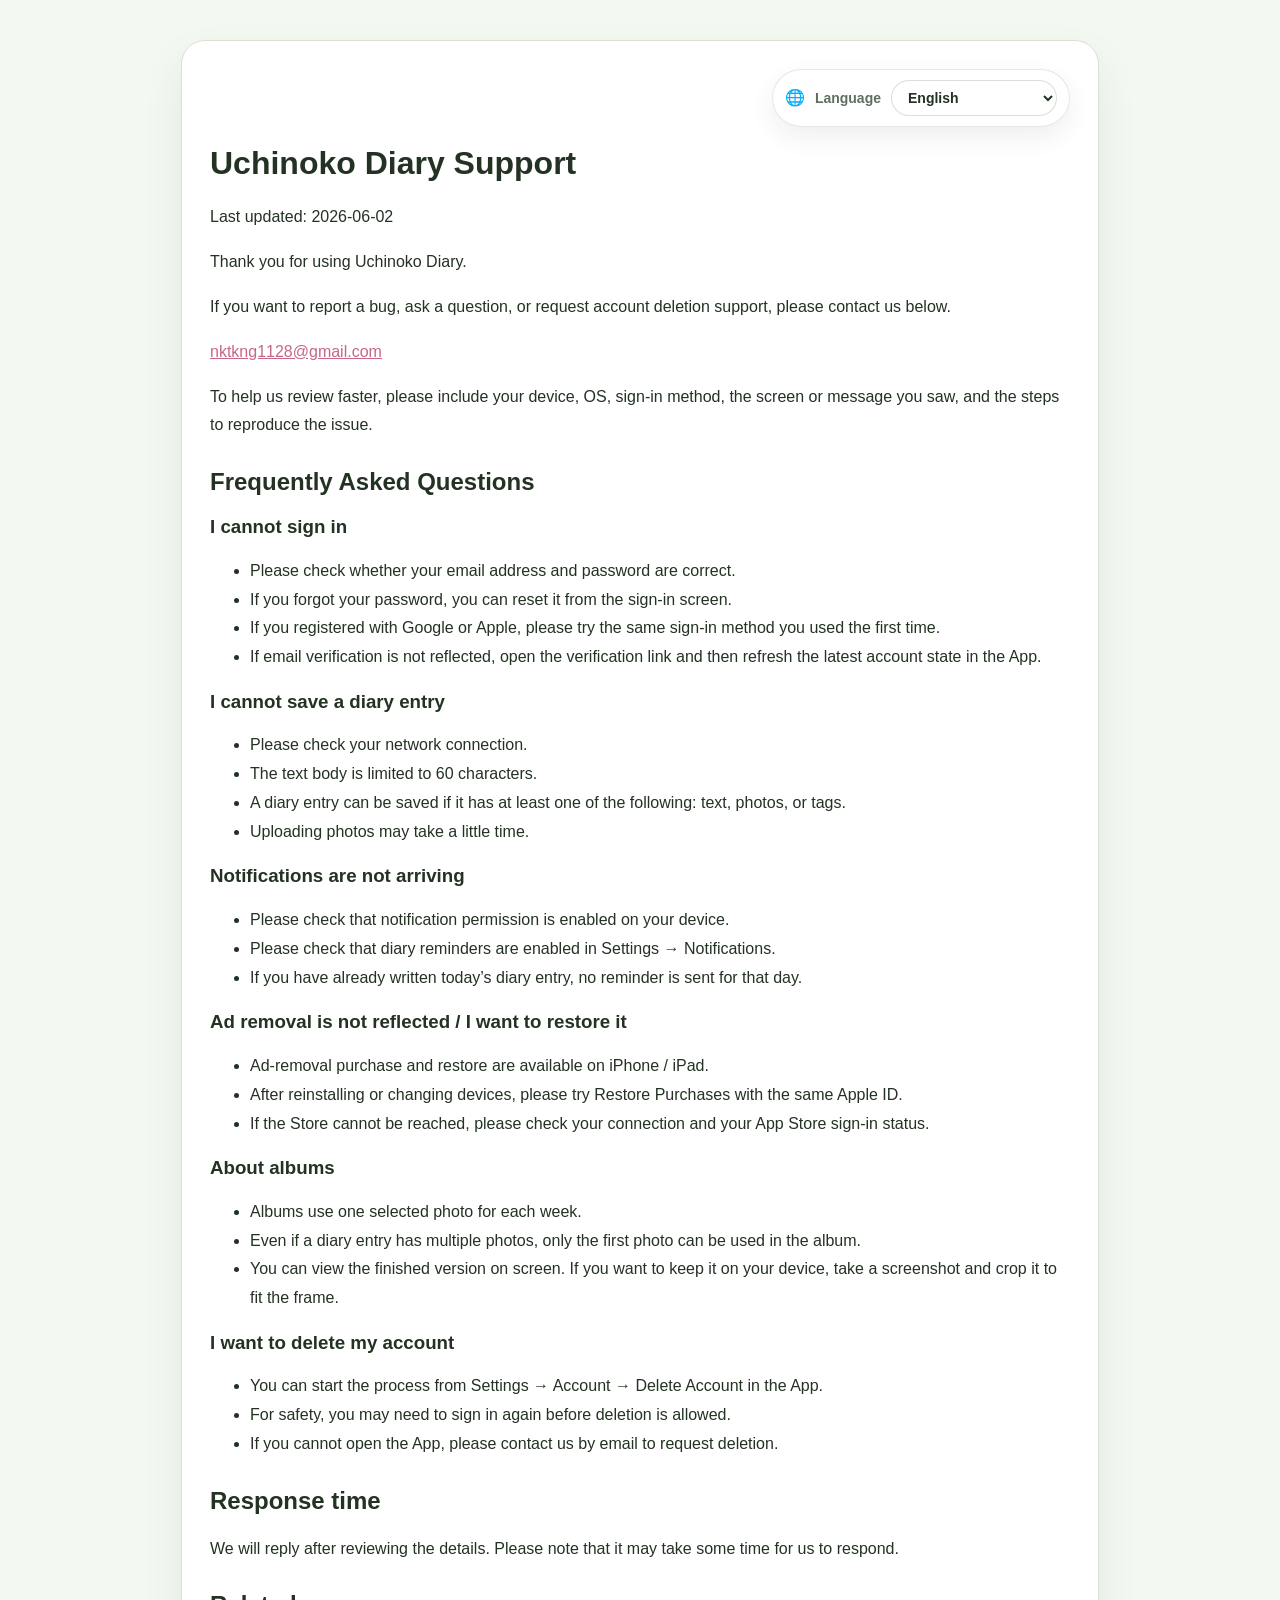
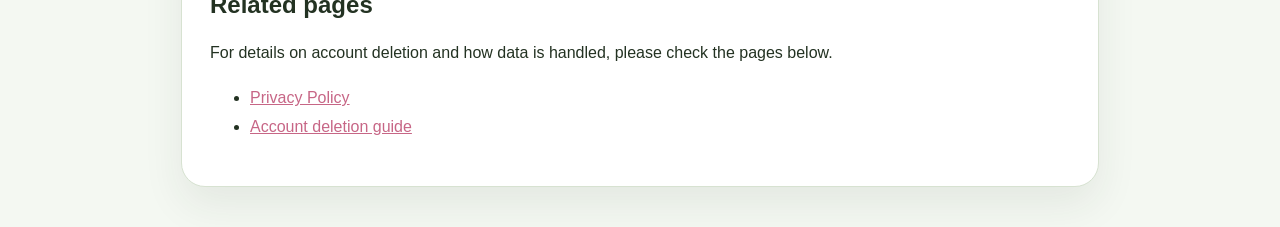
<file: support.html>
<!DOCTYPE html>
<html lang="ja">
  <head>
    <meta charset="UTF-8" />
    <meta name="viewport" content="width=device-width, initial-scale=1.0" />
    <title>サポート | うちの子日記</title>
    <link rel="stylesheet" href="./site-language.css" />
    <style>
      body {
        margin: 0;
        font-family:
          "Hiragino Sans",
          "Yu Gothic",
          "Noto Sans JP",
          sans-serif;
        background: #f4f8f2;
        color: #233222;
      }

      main {
        width: min(860px, calc(100% - 32px));
        margin: 40px auto;
        background: #fff;
        border: 1px solid #d7e2d1;
        border-radius: 24px;
        padding: 28px;
        box-shadow: 0 18px 40px rgba(35, 50, 34, 0.08);
      }

      h1 {
        margin-top: 0;
      }

      h2 {
        margin-top: 28px;
      }

      p,
      li {
        line-height: 1.8;
      }

      a {
        color: #c76686;
      }
    </style>
  </head>
  <body>
    <main>
      <div class="site-tools" data-site-controls></div>
      <h1 data-i18n="title">うちの子日記 サポート</h1>
      <p data-i18n="updated">最終更新: 2026-06-02</p>
      <p data-i18n="thanks">うちの子日記をご利用いただきありがとうございます。</p>
      <p data-i18n="contactIntro">
        不具合報告、ご質問、アカウント削除のご相談は、下記までご連絡ください。
      </p>
      <p><a href="mailto:nktkng1128@gmail.com">nktkng1128@gmail.com</a></p>
      <p data-i18n="contactDetails">
        お問い合わせの際は、利用中の端末、OS、ログイン方法、発生している画面やメッセージ、再現手順を添えていただけると確認がスムーズです。
      </p>

      <h2 data-i18n="faqTitle">よくある質問</h2>
      <h3 data-i18n="loginTitle">ログインできない</h3>
      <ul>
        <li data-i18n="loginItem1">
          メールアドレスやパスワードが正しいか確認してください
        </li>
        <li data-i18n="loginItem2">
          パスワードを忘れた場合は、ログイン画面から再設定できます
        </li>
        <li data-i18n="loginItem3">
          Google や Apple で登録した場合は、初回と同じログイン方法でお試しください
        </li>
        <li data-i18n="loginItem4">
          メール認証後に反映されない場合は、確認リンクを開いたあとアプリ側で最新状態に更新してください
        </li>
      </ul>

      <h3 data-i18n="saveTitle">日記が保存できない</h3>
      <ul>
        <li data-i18n="saveItem1">ネットワーク接続を確認してください</li>
        <li data-i18n="saveItem2">本文は 60 文字以内です</li>
        <li data-i18n="saveItem3">
          日記は本文、写真、タグのどれか 1 つ以上があれば保存できます
        </li>
        <li data-i18n="saveItem4">
          写真のアップロード中は少し時間がかかることがあります
        </li>
      </ul>

      <h3 data-i18n="notificationTitle">通知が届かない</h3>
      <ul>
        <li data-i18n="notificationItem1">
          端末の通知権限がオンになっているか確認してください
        </li>
        <li data-i18n="notificationItem2">
          設定の「通知」で日記リマインドがオンになっているか確認してください
        </li>
        <li data-i18n="notificationItem3">
          その日の日記をすでに書いている場合、その日のリマインドは送られません
        </li>
      </ul>

      <h3 data-i18n="purchaseTitle">広告削除が反映されない / 復元したい</h3>
      <ul>
        <li data-i18n="purchaseItem1">
          広告削除の購入と復元は iPhone / iPad 版で利用できます
        </li>
        <li data-i18n="purchaseItem2">
          機種変更や再インストール後は、同じ Apple ID で「購入を復元」をお試しください
        </li>
        <li data-i18n="purchaseItem3">
          Store に接続できない場合は、通信状況や App Store のサインイン状態をご確認ください
        </li>
      </ul>

      <h3 data-i18n="albumTitle">アルバムについて</h3>
      <ul>
        <li data-i18n="albumItem1">
          アルバムには、各週で選んだ 1 枚ずつの写真が使われます
        </li>
        <li data-i18n="albumItem2">
          日記に複数枚の写真がある場合でも、アルバムに使えるのは 1 枚目の写真です
        </li>
        <li data-i18n="albumItem3">
          完成版は画面で確認できます。端末へ残す場合は、表示後にスクリーンショットを撮り、枠線に合わせて切り取ってください
        </li>
      </ul>

      <h3 data-i18n="deleteTitle">アカウントを削除したい</h3>
      <ul>
        <li data-i18n="deleteItem1">
          アプリ内の「設定」→「アカウント」→「アカウントを削除」から手続きできます
        </li>
        <li data-i18n="deleteItem2">
          安全確認のため、再ログイン後でないと削除できない場合があります
        </li>
        <li data-i18n="deleteItem3">
          アプリを開けない場合は、メールで削除希望をご連絡ください
        </li>
      </ul>

      <h2 data-i18n="responseTitle">対応について</h2>
      <p data-i18n="responseBody">
        内容確認のうえ順次ご返信します。返信までにお時間をいただく場合がありますので、あらかじめご了承ください。
      </p>

      <h2 data-i18n="relatedTitle">関連ページ</h2>
      <p data-i18n="relatedBody">
        アカウント削除の方法や、データの取り扱いの詳細は以下をご確認ください。
      </p>
      <ul>
        <li><a href="./privacy.html" data-i18n="privacyLink">プライバシーポリシー</a></li>
        <li>
          <a href="./delete-account.html" data-i18n="deleteGuideLink"
            >アカウント削除ガイド</a
          >
        </li>
      </ul>
    </main>
    <script src="./site-language.js"></script>
    <script>
      window.UchinokoSiteLanguage.applyPage({
        translations: {
          ja: {
            metaTitle: "サポート | うちの子日記",
            title: "うちの子日記 サポート",
            updated: "最終更新: 2026-06-02",
            thanks: "うちの子日記をご利用いただきありがとうございます。",
            contactIntro:
              "不具合報告、ご質問、アカウント削除のご相談は、下記までご連絡ください。",
            contactDetails:
              "お問い合わせの際は、利用中の端末、OS、ログイン方法、発生している画面やメッセージ、再現手順を添えていただけると確認がスムーズです。",
            faqTitle: "よくある質問",
            loginTitle: "ログインできない",
            loginItem1: "メールアドレスやパスワードが正しいか確認してください",
            loginItem2: "パスワードを忘れた場合は、ログイン画面から再設定できます",
            loginItem3:
              "Google や Apple で登録した場合は、初回と同じログイン方法でお試しください",
            loginItem4:
              "メール認証後に反映されない場合は、確認リンクを開いたあとアプリ側で最新状態に更新してください",
            saveTitle: "日記が保存できない",
            saveItem1: "ネットワーク接続を確認してください",
            saveItem2: "本文は 60 文字以内です",
            saveItem3:
              "日記は本文、写真、タグのどれか 1 つ以上があれば保存できます",
            saveItem4: "写真のアップロード中は少し時間がかかることがあります",
            notificationTitle: "通知が届かない",
            notificationItem1: "端末の通知権限がオンになっているか確認してください",
            notificationItem2:
              "設定の「通知」で日記リマインドがオンになっているか確認してください",
            notificationItem3:
              "その日の日記をすでに書いている場合、その日のリマインドは送られません",
            purchaseTitle: "広告削除が反映されない / 復元したい",
            purchaseItem1: "広告削除の購入と復元は iPhone / iPad 版で利用できます",
            purchaseItem2:
              "機種変更や再インストール後は、同じ Apple ID で「購入を復元」をお試しください",
            purchaseItem3:
              "Store に接続できない場合は、通信状況や App Store のサインイン状態をご確認ください",
            albumTitle: "アルバムについて",
            albumItem1: "アルバムには、各週で選んだ 1 枚ずつの写真が使われます",
            albumItem2:
              "日記に複数枚の写真がある場合でも、アルバムに使えるのは 1 枚目の写真です",
            albumItem3:
              "完成版は画面で確認できます。端末へ残す場合は、表示後にスクリーンショットを撮り、枠線に合わせて切り取ってください",
            deleteTitle: "アカウントを削除したい",
            deleteItem1:
              "アプリ内の「設定」→「アカウント」→「アカウントを削除」から手続きできます",
            deleteItem2:
              "安全確認のため、再ログイン後でないと削除できない場合があります",
            deleteItem3: "アプリを開けない場合は、メールで削除希望をご連絡ください",
            responseTitle: "対応について",
            responseBody:
              "内容確認のうえ順次ご返信します。返信までにお時間をいただく場合がありますので、あらかじめご了承ください。",
            relatedTitle: "関連ページ",
            relatedBody:
              "アカウント削除の方法や、データの取り扱いの詳細は以下をご確認ください。",
            privacyLink: "プライバシーポリシー",
            deleteGuideLink: "アカウント削除ガイド",
          },
          en: {
            metaTitle: "Support | Uchinoko Diary",
            title: "Uchinoko Diary Support",
            updated: "Last updated: 2026-06-02",
            thanks: "Thank you for using Uchinoko Diary.",
            contactIntro:
              "If you want to report a bug, ask a question, or request account deletion support, please contact us below.",
            contactDetails:
              "To help us review faster, please include your device, OS, sign-in method, the screen or message you saw, and the steps to reproduce the issue.",
            faqTitle: "Frequently Asked Questions",
            loginTitle: "I cannot sign in",
            loginItem1: "Please check whether your email address and password are correct.",
            loginItem2: "If you forgot your password, you can reset it from the sign-in screen.",
            loginItem3:
              "If you registered with Google or Apple, please try the same sign-in method you used the first time.",
            loginItem4:
              "If email verification is not reflected, open the verification link and then refresh the latest account state in the App.",
            saveTitle: "I cannot save a diary entry",
            saveItem1: "Please check your network connection.",
            saveItem2: "The text body is limited to 60 characters.",
            saveItem3:
              "A diary entry can be saved if it has at least one of the following: text, photos, or tags.",
            saveItem4: "Uploading photos may take a little time.",
            notificationTitle: "Notifications are not arriving",
            notificationItem1: "Please check that notification permission is enabled on your device.",
            notificationItem2:
              "Please check that diary reminders are enabled in Settings → Notifications.",
            notificationItem3:
              "If you have already written today’s diary entry, no reminder is sent for that day.",
            purchaseTitle: "Ad removal is not reflected / I want to restore it",
            purchaseItem1: "Ad-removal purchase and restore are available on iPhone / iPad.",
            purchaseItem2:
              "After reinstalling or changing devices, please try Restore Purchases with the same Apple ID.",
            purchaseItem3:
              "If the Store cannot be reached, please check your connection and your App Store sign-in status.",
            albumTitle: "About albums",
            albumItem1: "Albums use one selected photo for each week.",
            albumItem2:
              "Even if a diary entry has multiple photos, only the first photo can be used in the album.",
            albumItem3:
              "You can view the finished version on screen. If you want to keep it on your device, take a screenshot and crop it to fit the frame.",
            deleteTitle: "I want to delete my account",
            deleteItem1:
              "You can start the process from Settings → Account → Delete Account in the App.",
            deleteItem2:
              "For safety, you may need to sign in again before deletion is allowed.",
            deleteItem3:
              "If you cannot open the App, please contact us by email to request deletion.",
            responseTitle: "Response time",
            responseBody:
              "We will reply after reviewing the details. Please note that it may take some time for us to respond.",
            relatedTitle: "Related pages",
            relatedBody:
              "For details on account deletion and how data is handled, please check the pages below.",
            privacyLink: "Privacy Policy",
            deleteGuideLink: "Account deletion guide",
          },
          es: {
            metaTitle: "Soporte | Uchinoko Diary",
            title: "Soporte de Uchinoko Diary",
            updated: "Última actualización: 2026-06-02",
            thanks: "Gracias por usar Uchinoko Diary.",
            contactIntro:
              "Si quieres informar de un error, hacer una consulta o pedir ayuda con la eliminación de la cuenta, contáctanos aquí.",
            contactDetails:
              "Para revisar el caso más rápido, incluye el dispositivo, el sistema operativo, el método de inicio de sesión, la pantalla o el mensaje que viste y los pasos para reproducir el problema.",
            faqTitle: "Preguntas frecuentes",
            loginTitle: "No puedo iniciar sesión",
            loginItem1:
              "Comprueba si el correo electrónico y la contraseña son correctos.",
            loginItem2:
              "Si olvidaste tu contraseña, puedes restablecerla desde la pantalla de inicio de sesión.",
            loginItem3:
              "Si te registraste con Google o Apple, prueba con el mismo método que usaste la primera vez.",
            loginItem4:
              "Si la verificación del correo no se refleja, abre el enlace de verificación y después actualiza el estado de la cuenta en la App.",
            saveTitle: "No puedo guardar una entrada del diario",
            saveItem1: "Comprueba tu conexión de red.",
            saveItem2: "El texto está limitado a 60 caracteres.",
            saveItem3:
              "Una entrada se puede guardar si tiene al menos uno de estos elementos: texto, fotos o etiquetas.",
            saveItem4: "La subida de fotos puede tardar un poco.",
            notificationTitle: "No llegan las notificaciones",
            notificationItem1:
              "Comprueba que el permiso de notificaciones esté activado en tu dispositivo.",
            notificationItem2:
              "Comprueba que el recordatorio del diario esté activado en Ajustes → Notificaciones.",
            notificationItem3:
              "Si ya escribiste la entrada de hoy, no se envía recordatorio ese día.",
            purchaseTitle:
              "La compra para quitar anuncios no se refleja / Quiero restaurarla",
            purchaseItem1:
              "La compra y la restauración para quitar anuncios están disponibles en iPhone / iPad.",
            purchaseItem2:
              "Después de reinstalar o cambiar de dispositivo, prueba Restaurar compras con el mismo Apple ID.",
            purchaseItem3:
              "Si no puedes conectarte a la tienda, revisa la red y el inicio de sesión de App Store.",
            albumTitle: "Sobre los álbumes",
            albumItem1: "Los álbumes usan una foto seleccionada por cada semana.",
            albumItem2:
              "Aunque una entrada tenga varias fotos, solo la primera puede usarse en el álbum.",
            albumItem3:
              "Puedes ver la versión final en pantalla. Si quieres guardarla en tu dispositivo, haz una captura y recórtala para ajustarla al marco.",
            deleteTitle: "Quiero eliminar mi cuenta",
            deleteItem1:
              "Puedes hacerlo desde Ajustes → Cuenta → Eliminar cuenta en la App.",
            deleteItem2:
              "Por seguridad, puede que tengas que volver a iniciar sesión antes de poder eliminarla.",
            deleteItem3:
              "Si no puedes abrir la App, contáctanos por correo para solicitar la eliminación.",
            responseTitle: "Tiempo de respuesta",
            responseBody:
              "Responderemos después de revisar los detalles. Ten en cuenta que la respuesta puede tardar un poco.",
            relatedTitle: "Páginas relacionadas",
            relatedBody:
              "Para más información sobre la eliminación de la cuenta y el tratamiento de datos, consulta las páginas siguientes.",
            privacyLink: "Política de privacidad",
            deleteGuideLink: "Guía para eliminar la cuenta",
          },
          pt: {
            metaTitle: "Suporte | Uchinoko Diary",
            title: "Suporte do Uchinoko Diary",
            updated: "Última atualização: 2026-06-02",
            thanks: "Obrigado por usar o Uchinoko Diary.",
            contactIntro:
              "Se você quiser relatar um problema, tirar uma dúvida ou pedir ajuda com a exclusão da conta, fale conosco abaixo.",
            contactDetails:
              "Para analisarmos mais rápido, inclua o dispositivo, o sistema operacional, o método de login, a tela ou mensagem exibida e os passos para reproduzir o problema.",
            faqTitle: "Perguntas frequentes",
            loginTitle: "Não consigo entrar",
            loginItem1: "Verifique se o e-mail e a senha estão corretos.",
            loginItem2:
              "Se você esqueceu a senha, pode redefini-la na tela de login.",
            loginItem3:
              "Se você se cadastrou com Google ou Apple, tente o mesmo método usado na primeira vez.",
            loginItem4:
              "Se a verificação de e-mail não aparecer como concluída, abra o link de verificação e depois atualize o estado da conta no App.",
            saveTitle: "Não consigo salvar uma entrada do diário",
            saveItem1: "Verifique sua conexão de rede.",
            saveItem2: "O texto está limitado a 60 caracteres.",
            saveItem3:
              "A entrada pode ser salva se tiver pelo menos um destes itens: texto, fotos ou tags.",
            saveItem4: "O envio de fotos pode levar um pouco de tempo.",
            notificationTitle: "As notificações não chegam",
            notificationItem1:
              "Verifique se a permissão de notificações está ativada no dispositivo.",
            notificationItem2:
              "Verifique se o lembrete do diário está ativado em Configurações → Notificações.",
            notificationItem3:
              "Se você já escreveu a entrada de hoje, nenhum lembrete será enviado nesse dia.",
            purchaseTitle:
              "A remoção de anúncios não apareceu / Quero restaurar a compra",
            purchaseItem1:
              "A compra e a restauração da remoção de anúncios estão disponíveis no iPhone / iPad.",
            purchaseItem2:
              "Depois de reinstalar o app ou trocar de aparelho, tente Restaurar compras com o mesmo Apple ID.",
            purchaseItem3:
              "Se não conseguir acessar a loja, verifique a rede e o login da App Store.",
            albumTitle: "Sobre os álbuns",
            albumItem1: "Os álbuns usam uma foto escolhida para cada semana.",
            albumItem2:
              "Mesmo que uma entrada tenha várias fotos, apenas a primeira pode ser usada no álbum.",
            albumItem3:
              "Você pode ver a versão final na tela. Se quiser guardar no aparelho, tire uma captura de tela e recorte para encaixar na moldura.",
            deleteTitle: "Quero excluir minha conta",
            deleteItem1:
              "Você pode iniciar o processo em Configurações → Conta → Excluir conta no App.",
            deleteItem2:
              "Por segurança, talvez seja necessário fazer login novamente antes de excluir.",
            deleteItem3:
              "Se você não conseguir abrir o App, entre em contato por e-mail para solicitar a exclusão.",
            responseTitle: "Tempo de resposta",
            responseBody:
              "Responderemos após analisar os detalhes. Observe que nossa resposta pode levar algum tempo.",
            relatedTitle: "Páginas relacionadas",
            relatedBody:
              "Para mais detalhes sobre exclusão da conta e tratamento de dados, consulte as páginas abaixo.",
            privacyLink: "Política de privacidade",
            deleteGuideLink: "Guia de exclusão da conta",
          },
          zh: {
            metaTitle: "支持 | Uchinoko Diary",
            title: "Uchinoko Diary 支持",
            updated: "最后更新：2026-06-02",
            thanks: "感谢你使用 Uchinoko Diary。",
            contactIntro:
              "如果你想报告问题、提出疑问，或咨询账户删除，请通过以下方式联系我们。",
            contactDetails:
              "为了更快确认情况，请附上你使用的设备、系统版本、登录方式、出现的画面或提示信息，以及复现步骤。",
            faqTitle: "常见问题",
            loginTitle: "无法登录",
            loginItem1: "请确认电子邮箱地址和密码是否正确。",
            loginItem2: "如果忘记密码，可以在登录页面重设密码。",
            loginItem3:
              "如果你是通过 Google 或 Apple 注册的，请使用第一次相同的登录方式重试。",
            loginItem4:
              "如果邮箱验证后没有反映，请打开验证链接后，在应用中刷新最新账户状态。",
            saveTitle: "无法保存日记",
            saveItem1: "请检查网络连接。",
            saveItem2: "正文最多 60 个字符。",
            saveItem3: "只要有正文、照片或标签中的任意一种，就可以保存日记。",
            saveItem4: "上传照片可能需要一点时间。",
            notificationTitle: "收不到通知",
            notificationItem1: "请确认设备已开启通知权限。",
            notificationItem2:
              "请确认在“设置 → 通知”中已开启日记提醒。",
            notificationItem3:
              "如果你当天已经写过日记，当天就不会再发送提醒。",
            purchaseTitle: "去广告没有生效 / 我想恢复购买",
            purchaseItem1: "去广告购买和恢复功能可在 iPhone / iPad 版使用。",
            purchaseItem2:
              "重装应用或更换设备后，请用相同的 Apple ID 尝试“恢复购买”。",
            purchaseItem3:
              "如果无法连接商店，请检查网络和 App Store 登录状态。",
            albumTitle: "关于相册",
            albumItem1: "相册会使用每周所选的 1 张照片。",
            albumItem2: "即使一篇日记有多张照片，相册也只能使用第 1 张。",
            albumItem3:
              "你可以在画面上查看完成版。如果想保存在设备中，请截图后按照边框裁剪。",
            deleteTitle: "我想删除账户",
            deleteItem1: "你可以在应用内通过“设置 → 账户 → 删除账户”开始操作。",
            deleteItem2: "为了安全，删除前可能需要重新登录。",
            deleteItem3: "如果无法打开应用，请通过邮件联系我们申请删除。",
            responseTitle: "回复时间",
            responseBody:
              "我们会在确认内容后依次回复。回复可能需要一些时间，敬请谅解。",
            relatedTitle: "相关页面",
            relatedBody: "关于账户删除方式和数据处理详情，请查看以下页面。",
            privacyLink: "隐私政策",
            deleteGuideLink: "账户删除指南",
          },
          ko: {
            metaTitle: "지원 | Uchinoko Diary",
            title: "Uchinoko Diary 지원",
            updated: "마지막 업데이트: 2026-06-02",
            thanks: "Uchinoko Diary를 이용해 주셔서 감사합니다.",
            contactIntro:
              "버그 신고, 문의, 계정 삭제 관련 상담이 필요하면 아래로 연락해 주세요.",
            contactDetails:
              "빠르게 확인할 수 있도록 사용 중인 기기, OS, 로그인 방법, 표시된 화면이나 메시지, 재현 방법을 함께 알려 주세요.",
            faqTitle: "자주 묻는 질문",
            loginTitle: "로그인이 되지 않아요",
            loginItem1: "이메일 주소와 비밀번호가 올바른지 확인해 주세요.",
            loginItem2: "비밀번호를 잊었다면 로그인 화면에서 재설정할 수 있어요.",
            loginItem3:
              "Google 또는 Apple로 가입했다면 처음 사용한 같은 로그인 방법으로 다시 시도해 주세요.",
            loginItem4:
              "이메일 인증이 반영되지 않으면 인증 링크를 연 뒤 앱에서 최신 계정 상태를 새로고침해 주세요.",
            saveTitle: "일기를 저장할 수 없어요",
            saveItem1: "네트워크 연결 상태를 확인해 주세요.",
            saveItem2: "본문은 60자까지 입력할 수 있어요.",
            saveItem3: "본문, 사진, 태그 중 하나 이상이 있으면 저장할 수 있어요.",
            saveItem4: "사진 업로드에는 조금 시간이 걸릴 수 있어요.",
            notificationTitle: "알림이 오지 않아요",
            notificationItem1: "기기에서 알림 권한이 켜져 있는지 확인해 주세요.",
            notificationItem2:
              "설정 → 알림에서 일기 리마인더가 켜져 있는지 확인해 주세요.",
            notificationItem3:
              "오늘 일기를 이미 작성했다면 그날의 리마인더는 전송되지 않아요.",
            purchaseTitle: "광고 제거가 반영되지 않아요 / 복원하고 싶어요",
            purchaseItem1: "광고 제거 구매와 복원은 iPhone / iPad에서 이용할 수 있어요.",
            purchaseItem2:
              "재설치하거나 기기를 바꾼 뒤에는 같은 Apple ID로 구매 복원을 시도해 주세요.",
            purchaseItem3:
              "Store에 연결되지 않으면 네트워크와 App Store 로그인 상태를 확인해 주세요.",
            albumTitle: "앨범에 대해",
            albumItem1: "앨범에는 각 주에 선택한 사진 1장씩이 사용돼요.",
            albumItem2:
              "일기에 사진이 여러 장 있어도 앨범에는 첫 번째 사진만 사용할 수 있어요.",
            albumItem3:
              "완성본은 화면에서 확인할 수 있어요. 기기에 남기려면 스크린샷을 찍고 프레임에 맞게 잘라 주세요.",
            deleteTitle: "계정을 삭제하고 싶어요",
            deleteItem1: "앱의 설정 → 계정 → 계정 삭제에서 진행할 수 있어요.",
            deleteItem2: "안전을 위해 삭제 전에 다시 로그인해야 할 수 있어요.",
            deleteItem3: "앱을 열 수 없다면 이메일로 삭제를 요청해 주세요.",
            responseTitle: "답변 안내",
            responseBody:
              "내용을 확인한 뒤 순서대로 답변드립니다. 답변까지 시간이 걸릴 수 있는 점 양해 부탁드려요.",
            relatedTitle: "관련 페이지",
            relatedBody: "계정 삭제 방법과 데이터 처리에 대한 자세한 내용은 아래 페이지를 확인해 주세요.",
            privacyLink: "개인정보 처리방침",
            deleteGuideLink: "계정 삭제 안내",
          },
          th: {
            metaTitle: "ช่วยเหลือ | Uchinoko Diary",
            title: "ช่วยเหลือ Uchinoko Diary",
            updated: "อัปเดตล่าสุด: 2026-06-02",
            thanks: "ขอบคุณที่ใช้ Uchinoko Diary",
            contactIntro:
              "หากต้องการแจ้งปัญหา สอบถาม หรือขอความช่วยเหลือเรื่องการลบบัญชี โปรดติดต่อเราด้านล่าง",
            contactDetails:
              "เพื่อให้เราตรวจสอบได้เร็วขึ้น โปรดแจ้งอุปกรณ์ ระบบปฏิบัติการ วิธีเข้าสู่ระบบ หน้าจอหรือข้อความที่พบ และขั้นตอนที่ทำให้เกิดปัญหา",
            faqTitle: "คำถามที่พบบ่อย",
            loginTitle: "เข้าสู่ระบบไม่ได้",
            loginItem1: "โปรดตรวจสอบว่าอีเมลและรหัสผ่านถูกต้อง",
            loginItem2:
              "หากลืมรหัสผ่าน คุณสามารถรีเซ็ตได้จากหน้าจอเข้าสู่ระบบ",
            loginItem3:
              "หากสมัครด้วย Google หรือ Apple โปรดลองใช้วิธีเข้าสู่ระบบเดียวกับครั้งแรก",
            loginItem4:
              "หากการยืนยันอีเมลยังไม่แสดงผล ให้เปิดลิงก์ยืนยันแล้วกลับมาอัปเดตสถานะบัญชีล่าสุดในแอป",
            saveTitle: "บันทึกไดอารีไม่ได้",
            saveItem1: "โปรดตรวจสอบการเชื่อมต่อเครือข่าย",
            saveItem2: "ข้อความหลักจำกัดไม่เกิน 60 ตัวอักษร",
            saveItem3:
              "รายการไดอารีสามารถบันทึกได้หากมีอย่างน้อยหนึ่งอย่าง: ข้อความ รูปภาพ หรือแท็ก",
            saveItem4: "การอัปโหลดรูปภาพอาจใช้เวลาสักครู่",
            notificationTitle: "ไม่ได้รับการแจ้งเตือน",
            notificationItem1:
              "โปรดตรวจสอบว่าเปิดสิทธิ์การแจ้งเตือนในอุปกรณ์แล้ว",
            notificationItem2:
              "โปรดตรวจสอบว่าเปิดการเตือนไดอารีใน ตั้งค่า → การแจ้งเตือน แล้ว",
            notificationItem3:
              "หากคุณเขียนไดอารีของวันนี้แล้ว จะไม่มีการส่งเตือนในวันนั้นอีก",
            purchaseTitle: "ปิดโฆษณาแล้วยังไม่เปลี่ยน / อยากกู้คืนการซื้อ",
            purchaseItem1:
              "การซื้อและการกู้คืนการปิดโฆษณาใช้ได้บน iPhone / iPad",
            purchaseItem2:
              "หลังติดตั้งใหม่หรือเปลี่ยนอุปกรณ์ โปรดลองกู้คืนการซื้อด้วย Apple ID เดิม",
            purchaseItem3:
              "หากเชื่อมต่อ Store ไม่ได้ โปรดตรวจสอบเครือข่ายและสถานะการลงชื่อเข้าใช้ App Store",
            albumTitle: "เกี่ยวกับอัลบั้ม",
            albumItem1: "อัลบั้มจะใช้รูปที่เลือกไว้สัปดาห์ละ 1 รูป",
            albumItem2:
              "แม้ไดอารีหนึ่งรายการจะมีหลายรูป แต่รูปแรกเท่านั้นที่ใช้ในอัลบั้มได้",
            albumItem3:
              "คุณสามารถดูเวอร์ชันสำเร็จบนหน้าจอได้ หากต้องการเก็บไว้ในอุปกรณ์ ให้แคปหน้าจอแล้วครอปให้พอดีกับกรอบ",
            deleteTitle: "ต้องการลบบัญชี",
            deleteItem1: "เริ่มได้จาก ตั้งค่า → บัญชี → ลบบัญชี ในแอป",
            deleteItem2:
              "เพื่อความปลอดภัย คุณอาจต้องเข้าสู่ระบบอีกครั้งก่อนจึงจะลบได้",
            deleteItem3:
              "หากเปิดแอปไม่ได้ โปรดติดต่อเราทางอีเมลเพื่อขอลบบัญชี",
            responseTitle: "ระยะเวลาตอบกลับ",
            responseBody:
              "เราจะตอบกลับหลังจากตรวจสอบรายละเอียดแล้ว โปรดทราบว่าอาจใช้เวลาสักระยะในการตอบกลับ",
            relatedTitle: "หน้าที่เกี่ยวข้อง",
            relatedBody:
              "หากต้องการดูรายละเอียดเกี่ยวกับการลบบัญชีและการจัดการข้อมูล โปรดตรวจสอบหน้าด้านล่าง",
            privacyLink: "นโยบายความเป็นส่วนตัว",
            deleteGuideLink: "คู่มือการลบบัญชี",
          },
          id: {
            metaTitle: "Bantuan | Uchinoko Diary",
            title: "Bantuan Uchinoko Diary",
            updated: "Terakhir diperbarui: 2026-06-02",
            thanks: "Terima kasih telah menggunakan Uchinoko Diary.",
            contactIntro:
              "Jika kamu ingin melaporkan bug, bertanya, atau meminta bantuan penghapusan akun, silakan hubungi kami di bawah ini.",
            contactDetails:
              "Agar kami bisa meninjau lebih cepat, mohon sertakan perangkat, sistem operasi, metode login, layar atau pesan yang muncul, dan langkah untuk memunculkan masalah.",
            faqTitle: "Pertanyaan yang sering ditanyakan",
            loginTitle: "Saya tidak bisa masuk",
            loginItem1: "Silakan periksa apakah alamat email dan kata sandimu sudah benar.",
            loginItem2:
              "Jika lupa kata sandi, kamu bisa meresetnya dari layar login.",
            loginItem3:
              "Jika kamu mendaftar dengan Google atau Apple, coba gunakan metode login yang sama seperti saat pertama kali.",
            loginItem4:
              "Jika verifikasi email belum terlihat, buka tautan verifikasi lalu segarkan status akun terbaru di Aplikasi.",
            saveTitle: "Saya tidak bisa menyimpan jurnal",
            saveItem1: "Silakan periksa koneksi jaringanmu.",
            saveItem2: "Teks utama dibatasi hingga 60 karakter.",
            saveItem3:
              "Entri jurnal bisa disimpan jika memiliki setidaknya salah satu dari berikut ini: teks, foto, atau tag.",
            saveItem4: "Mengunggah foto mungkin memerlukan sedikit waktu.",
            notificationTitle: "Notifikasi tidak masuk",
            notificationItem1:
              "Silakan periksa apakah izin notifikasi sudah diaktifkan di perangkatmu.",
            notificationItem2:
              "Silakan periksa apakah pengingat jurnal sudah aktif di Pengaturan → Notifikasi.",
            notificationItem3:
              "Jika kamu sudah menulis jurnal hari ini, tidak akan ada pengingat lagi pada hari itu.",
            purchaseTitle:
              "Penghapusan iklan belum muncul / Saya ingin memulihkannya",
            purchaseItem1:
              "Pembelian dan pemulihan penghapusan iklan tersedia di iPhone / iPad.",
            purchaseItem2:
              "Setelah memasang ulang atau mengganti perangkat, coba Pulihkan Pembelian dengan Apple ID yang sama.",
            purchaseItem3:
              "Jika Store tidak bisa diakses, periksa koneksi dan status login App Store-mu.",
            albumTitle: "Tentang album",
            albumItem1: "Album menggunakan satu foto yang dipilih untuk tiap minggu.",
            albumItem2:
              "Walaupun satu entri punya beberapa foto, hanya foto pertama yang bisa dipakai di album.",
            albumItem3:
              "Versi jadi bisa dilihat di layar. Jika ingin menyimpannya di perangkat, ambil screenshot lalu potong sesuai bingkainya.",
            deleteTitle: "Saya ingin menghapus akun",
            deleteItem1:
              "Kamu bisa memulainya dari Pengaturan → Akun → Hapus akun di dalam Aplikasi.",
            deleteItem2:
              "Untuk keamanan, kamu mungkin perlu masuk lagi sebelum penghapusan diizinkan.",
            deleteItem3:
              "Jika kamu tidak bisa membuka Aplikasi, silakan hubungi kami lewat email untuk meminta penghapusan.",
            responseTitle: "Waktu tanggapan",
            responseBody:
              "Kami akan membalas setelah meninjau detailnya. Mohon dipahami bahwa kami mungkin memerlukan sedikit waktu untuk merespons.",
            relatedTitle: "Halaman terkait",
            relatedBody:
              "Untuk detail tentang penghapusan akun dan cara data ditangani, silakan lihat halaman berikut.",
            privacyLink: "Kebijakan privasi",
            deleteGuideLink: "Panduan penghapusan akun",
          },
        },
      });
    </script>
  </body>
</html>
</file>
<file: site-language.css>
.site-tools {
  display: flex;
  justify-content: flex-end;
  margin-bottom: 18px;
}

.site-language {
  display: inline-flex;
  align-items: center;
  gap: 10px;
  padding: 10px 12px;
  border-radius: 999px;
  background: rgba(255, 255, 255, 0.92);
  border: 1px solid rgba(35, 50, 34, 0.12);
  box-shadow: 0 10px 24px rgba(35, 50, 34, 0.08);
}

.site-language-icon {
  font-size: 16px;
  line-height: 1;
}

.site-language-label {
  font-size: 14px;
  font-weight: 700;
  color: #5f6f5f;
}

.site-language-select {
  min-width: 136px;
  padding: 8px 12px;
  border: 1px solid rgba(35, 50, 34, 0.16);
  border-radius: 999px;
  background: #ffffff;
  color: #233222;
  font-size: 14px;
  font-weight: 700;
  outline: none;
}

.site-language-select:focus {
  border-color: #c76686;
  box-shadow: 0 0 0 3px rgba(199, 102, 134, 0.14);
}

@media (max-width: 560px) {
  .site-tools {
    margin-bottom: 14px;
  }

  .site-language {
    width: 100%;
    justify-content: space-between;
  }

  .site-language-select {
    min-width: 0;
    width: 100%;
  }
}
</file>
